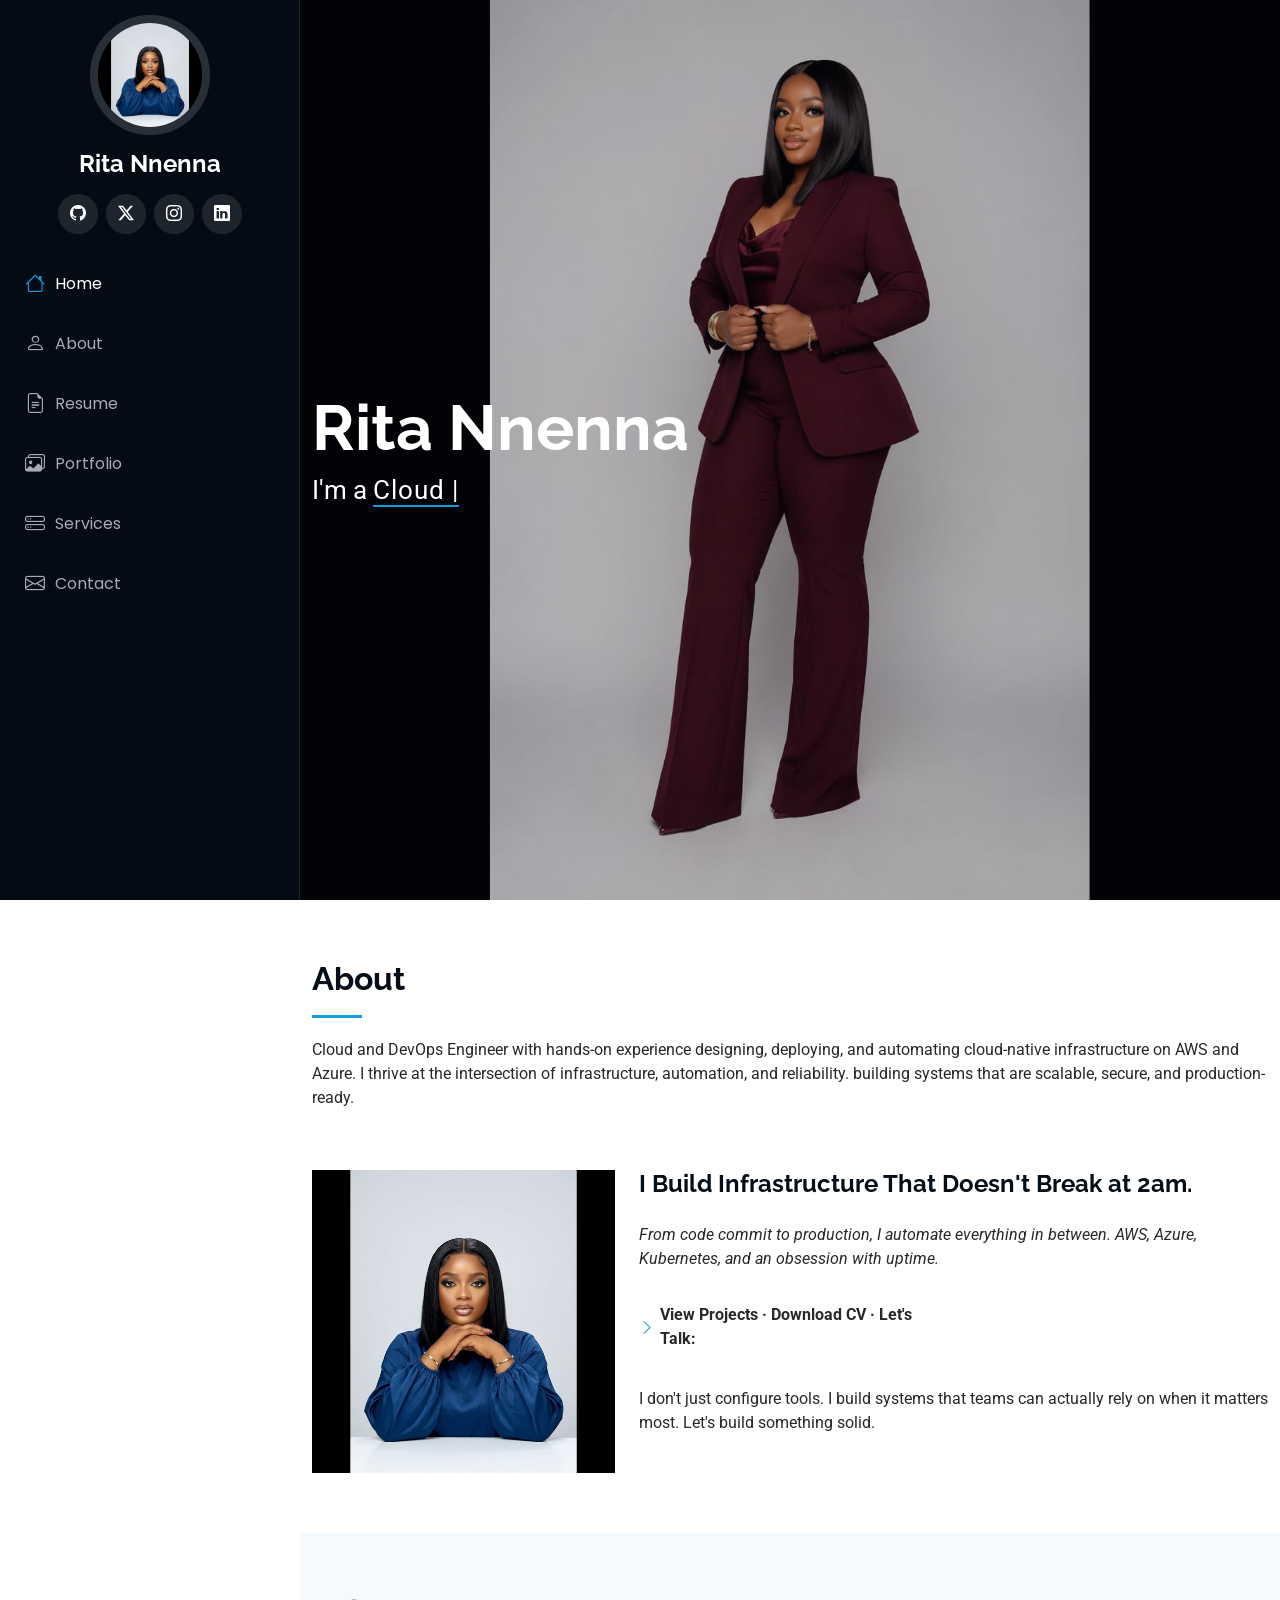
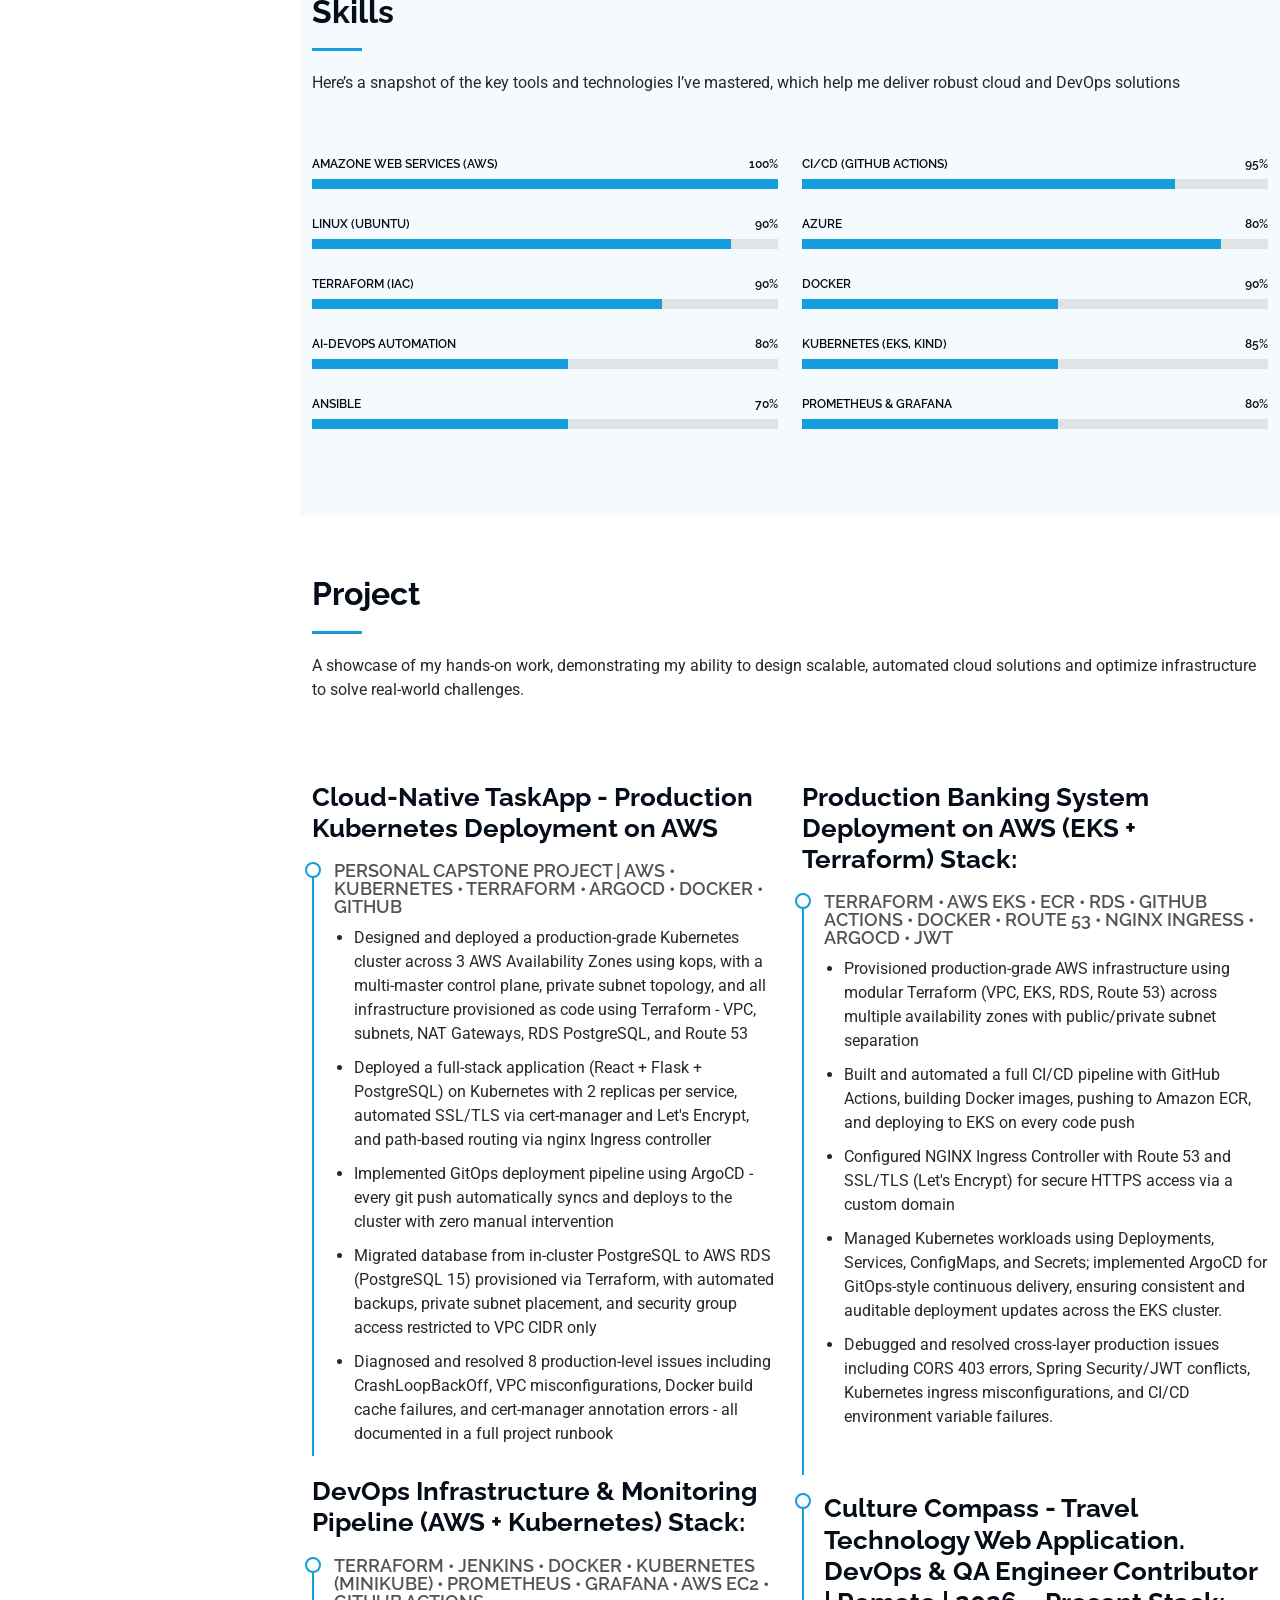
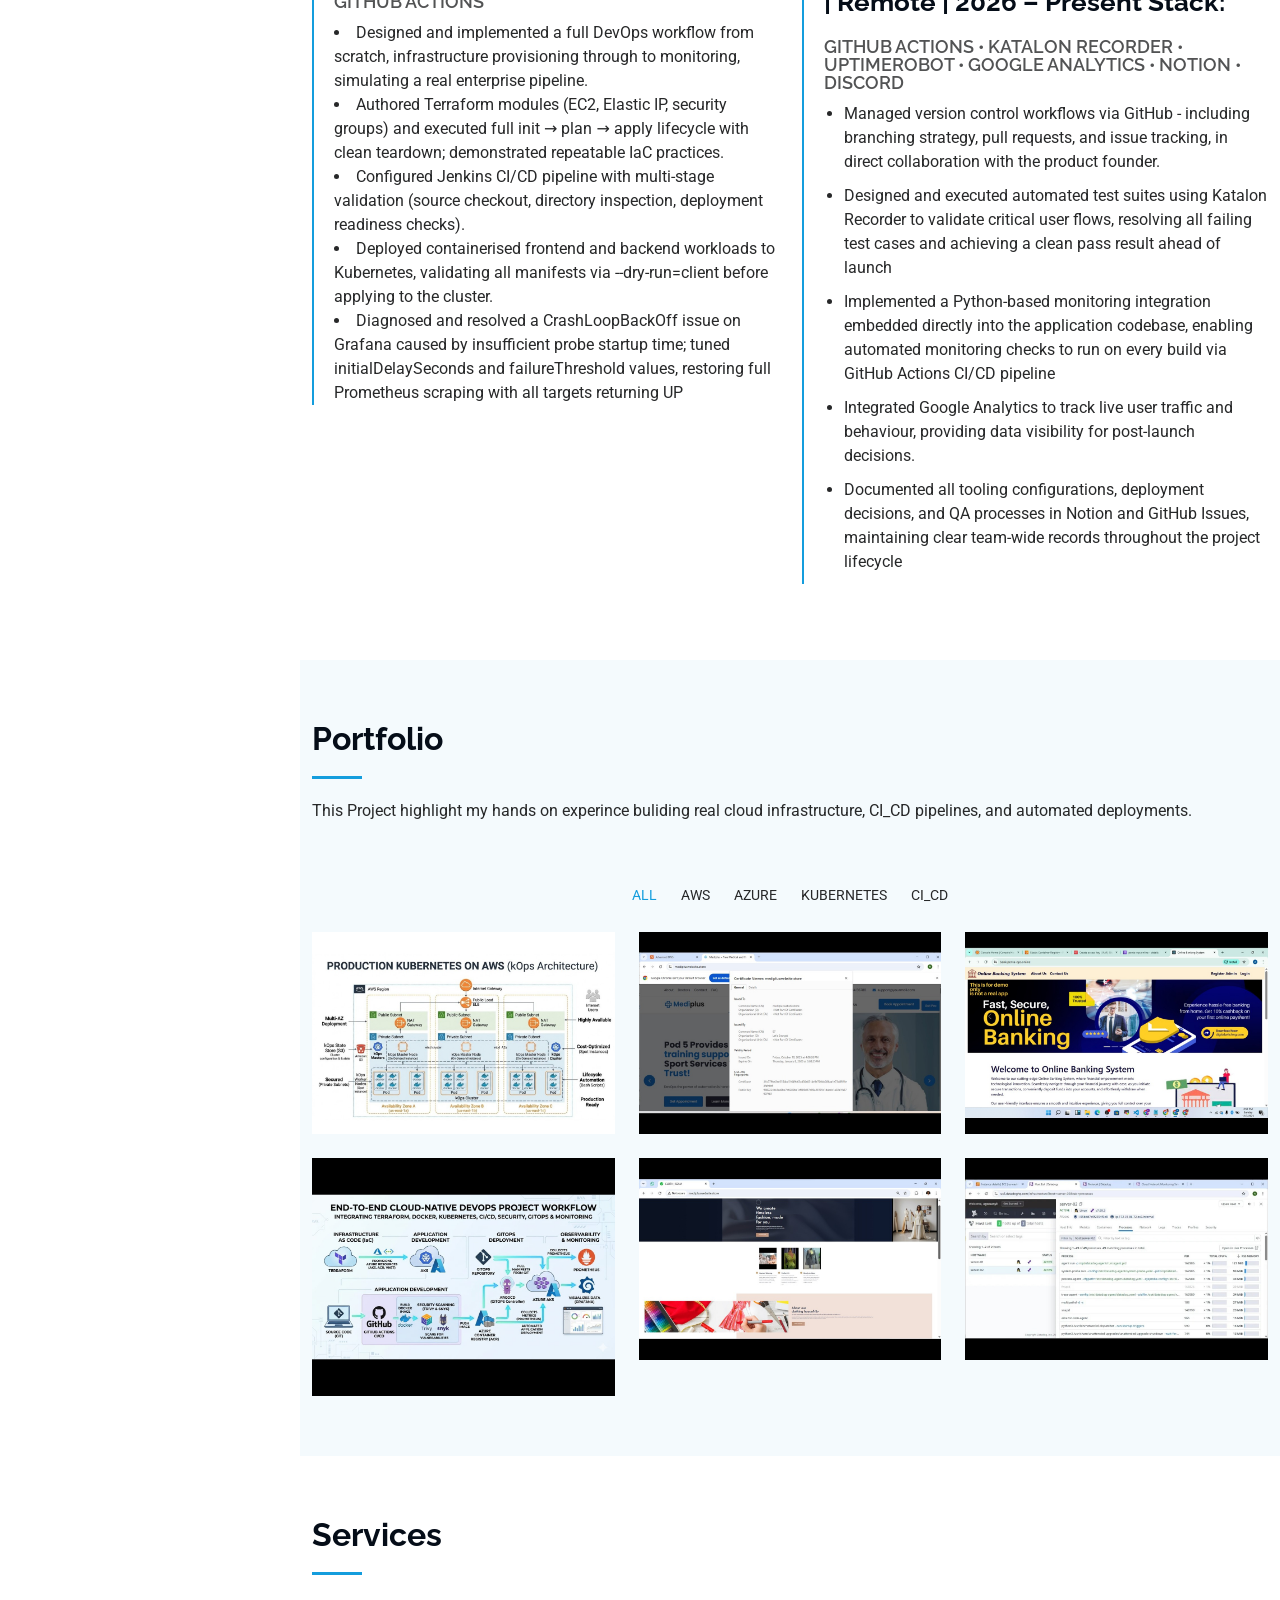
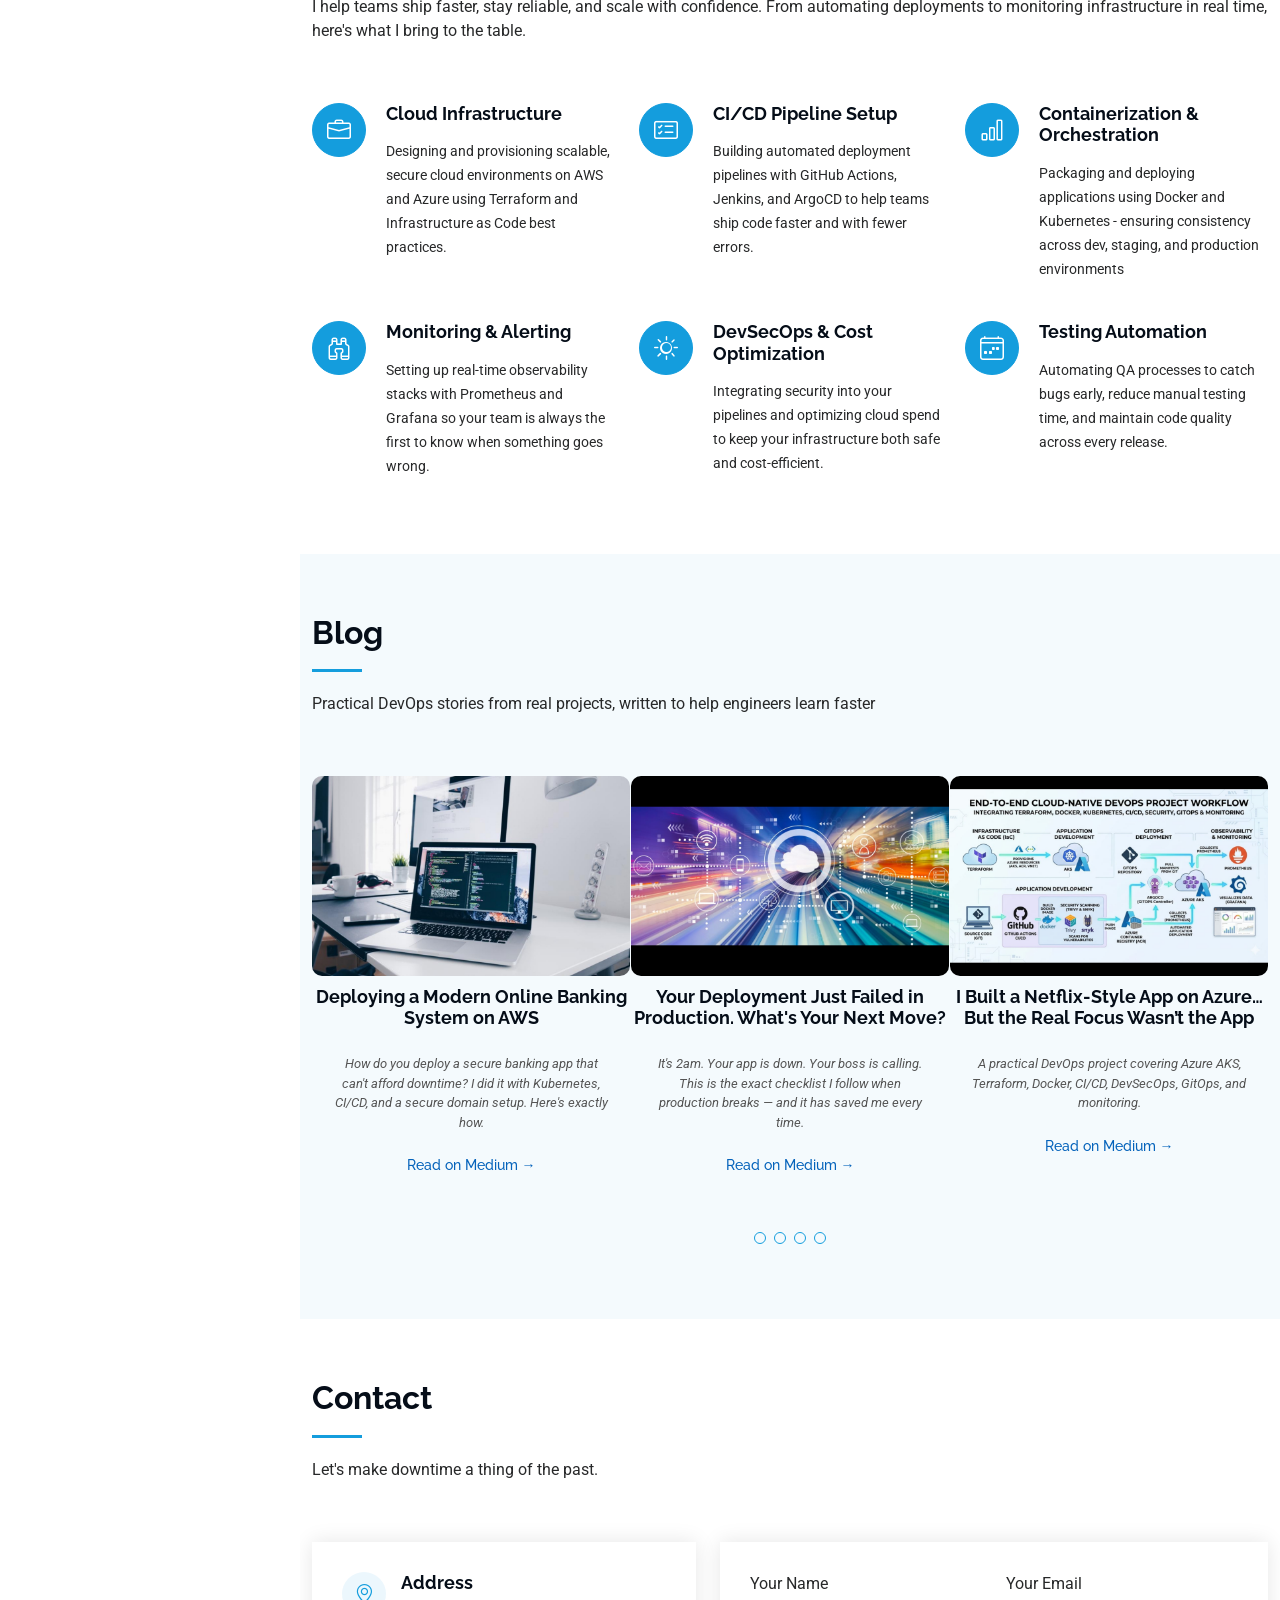
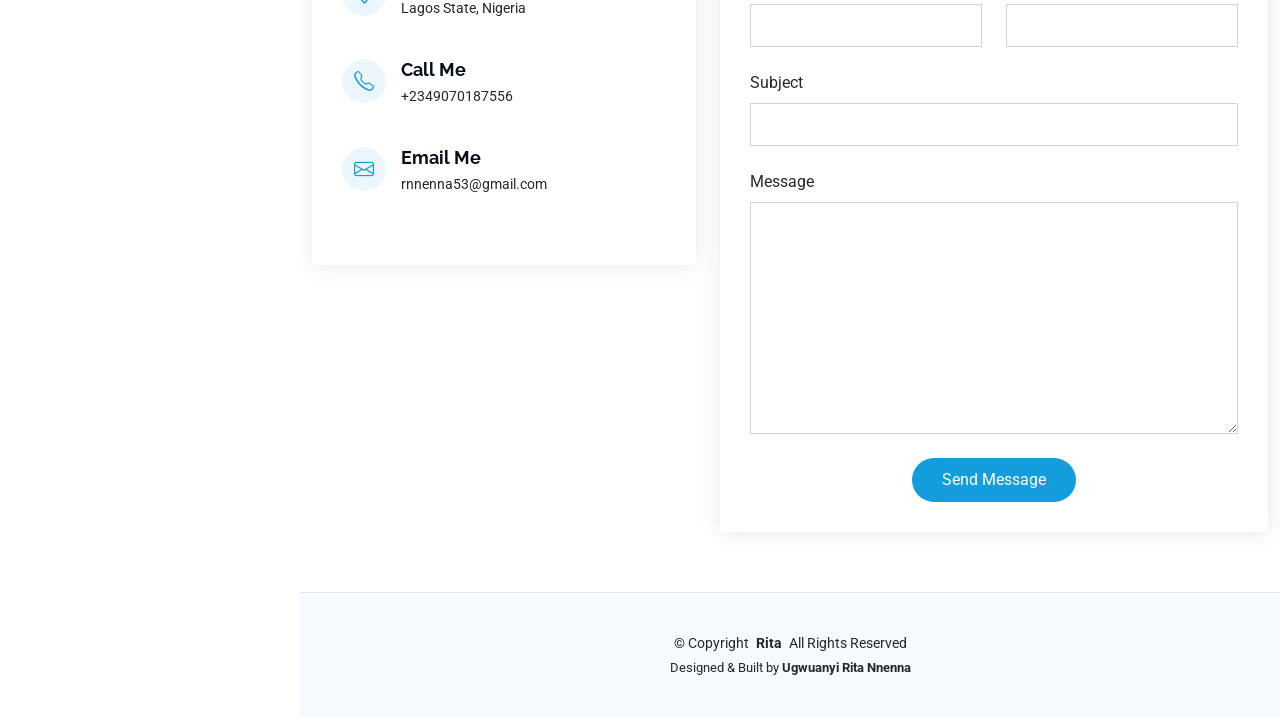
<file: index.html>
<!DOCTYPE html>
<html lang="en">

<head>
  <meta charset="utf-8">
  <meta content="width=device-width, initial-scale=1.0" name="viewport">
  <title>Rita - Rita Nnenna</title>
  <meta content="" name="description">
  <meta content="" name="keywords">

  <!-- Favicons -->
  <link href="assets/img/favicon.png" rel="icon">
  <link href="assets/img/apple-touch-icon.png" rel="apple-touch-icon">

  <!-- Fonts -->
  <link href="https://fonts.googleapis.com" rel="preconnect">
  <link href="https://fonts.gstatic.com" rel="preconnect" crossorigin>
  <link href="https://fonts.googleapis.com/css2?family=Roboto:ital,wght@0,100;0,300;0,400;0,500;0,700;0,900;1,100;1,300;1,400;1,500;1,700;1,900&family=Poppins:ital,wght@0,100;0,200;0,300;0,400;0,500;0,600;0,700;0,800;0,900;1,100;1,200;1,300;1,400;1,500;1,600;1,700;1,800;1,900&family=Raleway:ital,wght@0,100;0,200;0,300;0,400;0,500;0,600;0,700;0,800;0,900;1,100;1,200;1,300;1,400;1,500;1,600;1,700;1,800;1,900&display=swap" rel="stylesheet">

  <!-- Vendor CSS Files -->
  <link href="assets/vendor/bootstrap/css/bootstrap.min.css" rel="stylesheet">
  <link href="assets/vendor/bootstrap-icons/bootstrap-icons.css" rel="stylesheet">
  <link href="assets/vendor/aos/aos.css" rel="stylesheet">
  <link href="assets/vendor/glightbox/css/glightbox.min.css" rel="stylesheet">
  <link href="assets/vendor/swiper/swiper-bundle.min.css" rel="stylesheet">

  <!-- Main CSS File -->
  <link href="assets/css/main.css" rel="stylesheet">

  <!-- =======================================================
  * Template Name: Ugwuanyi Rita Nnenna
  * Template URL: https://bootstrapmade.com/iportfolio-bootstrap-portfolio-websites-template/
  * Updated: Jun 29 2024 with Bootstrap v5.3.3
  * Author: BootstrapMade.com
  * License: https://bootstrapmade.com/license/
  ======================================================== -->
</head>

<body class="index-page">

  <header id="header" class="header dark-background d-flex flex-column">
    <i class="header-toggle d-xl-none bi bi-list"></i>

    <div class="profile-img">
      <img src="assets/img/my-profile-img.jpg" alt="" class="img-fluid rounded-circle">
    </div>

    <a href="index.html" class="logo d-flex align-items-center justify-content-center">
      <!-- Uncomment the line below if you also wish to use an image logo -->
      <!-- <img src="assets/img/logo.png" alt=""> -->
      <h1 class="sitename">Rita Nnenna</h1>
    </a>

    <div class="social-links text-center">
      <a href="https://github.com/Ritacloud23" class="twitter"><i class="bi bi-github"></i></a>
      <a href="https://x.com/RitaNnenna5" class="twitter"><i class="bi bi-twitter-x"></i></a>
      <a href="https://www.instagram.com/rita.nnenna.92?igsh=eDV2b25uOHFqNmts" class="instagram"><i class="bi bi-instagram"></i></a>
      <a href="https://www.linkedin.com/in/rita-nnenna" class="linkedin"><i class="bi bi-linkedin"></i></a>
    </div>

    <nav id="navmenu" class="navmenu">
      <ul>
        <li><a href="#hero" class="active"><i class="bi bi-house navicon"></i>Home</a></li>
        <li><a href="#about"><i class="bi bi-person navicon"></i> About</a></li>
        <li><a href="#resume"><i class="bi bi-file-earmark-text navicon"></i> Resume</a></li>
        <li><a href="#portfolio"><i class="bi bi-images navicon"></i> Portfolio</a></li>
        <li><a href="#services"><i class="bi bi-hdd-stack navicon"></i> Services</a></li>
          <ul>
        </li>
        <li><a href="#contact"><i class="bi bi-envelope navicon"></i> Contact</a></li>
      </ul>
    </nav>

  </header>

  <main class="main">

    <!-- Hero Section -->
    <section id="hero" class="hero section dark-background">

      <img src="assets/img/hero-bg.jpeg" alt="" data-aos="fade-in" class="">

      <div class="container" data-aos="fade-up" data-aos-delay="100">
        <h2>Rita Nnenna</h2>
        <p>I'm a <span class="typed" data-typed-items="Cloud & DevOps Engineer, Cloud Infrastructure & Automation Engineer, DevOps & Automation">Cloud & DevOps Engineer</span><span class="typed-cursor typed-cursor--blink" aria-hidden="true"></span><span class="typed-cursor typed-cursor--blink" aria-hidden="true"></span></p>
      </div>

    </section><!-- /Hero Section -->

    <!-- About Section -->
    <section id="about" class="about section">

      <!-- Section Title -->
      <div class="container section-title" data-aos="fade-up">
        <h2>About</h2>
        <p>Cloud and DevOps Engineer with hands-on experience designing, deploying, and automating cloud-native infrastructure on AWS and Azure. I thrive at the intersection of infrastructure, automation, and reliability. building systems that are scalable, secure, and production-ready.</p>
      </div><!-- End Section Title -->

      <div class="container" data-aos="fade-up" data-aos-delay="100">

        <div class="row gy-4 justify-content-center">
          <div class="col-lg-4">
            <img src="assets/img/my-profile-img.jpg" class="img-fluid" alt="">
          </div>
          <div class="col-lg-8 content">
            <h2>I Build Infrastructure That Doesn't Break at 2am.</h2>
            <p class="fst-italic py-3">
              From code commit to production, I automate everything in between. AWS, Azure, Kubernetes, and an obsession with uptime.</p>
            <div class="row">
              <div class="col-lg-6">
                <ul>
                  <li><i class="bi bi-chevron-right"></i> <strong>View Projects · Download CV · Let's Talk:</strong> <span></span></li>
                
                </ul>
              </div>
            </div>
            <p class="py-3">
             I don't just configure tools. I build systems that teams can actually rely on when it matters most. Let's build something solid.            </p>
          </div>
        </div>

      </div>

    </section><!-- /About Section -->


        </div>

      </div>

    <!-- Skills Section -->
    <section id="skills" class="skills section light-background">

      <!-- Section Title -->
      <div class="container section-title" data-aos="fade-up">
        <h2>Skills</h2>
        <p>Here’s a snapshot of the key tools and technologies I’ve mastered, which help me deliver robust cloud and DevOps solutions</p>
      </div><!-- End Section Title -->

      <div class="container" data-aos="fade-up" data-aos-delay="100">

        <div class="row skills-content skills-animation">

          <div class="col-lg-6">

            <div class="progress">
              <span class="skill"><span>Amazone Web Services (AWS)</span> <i class="val">100%</i></span>
              <div class="progress-bar-wrap">
                <div class="progress-bar" role="progressbar" aria-valuenow="100" aria-valuemin="0" aria-valuemax="100"></div>
              </div>
            </div><!-- End Skills Item -->

            <div class="progress">
              <span class="skill"><span>Linux (Ubuntu)</span> <i class="val">90%</i></span>
              <div class="progress-bar-wrap">
                <div class="progress-bar" role="progressbar" aria-valuenow="90" aria-valuemin="0" aria-valuemax="100"></div>
              </div>
            </div><!-- End Skills Item -->

            <div class="progress">
              <span class="skill"><span>Terraform (iac)</span> <i class="val">90%</i></span>
              <div class="progress-bar-wrap">
                <div class="progress-bar" role="progressbar" aria-valuenow="75" aria-valuemin="0" aria-valuemax="100"></div>
              </div>
            </div><!-- End Skills Item -->

            <div class="progress">
              <span class="skill"><span>AI-DEVOPS AUTOMATION</span> <i class="val">80%</i></span>
              <div class="progress-bar-wrap">
                <div class="progress-bar" role="progressbar" aria-valuenow="55" aria-valuemin="0" aria-valuemax="100"></div>
              </div>
            </div><!-- End Skills Item -->

            <div class="progress">
              <span class="skill"><span>Ansible</span> <i class="val">70%</i></span>
              <div class="progress-bar-wrap">
                <div class="progress-bar" role="progressbar" aria-valuenow="55" aria-valuemin="0" aria-valuemax="100"></div>
              </div>
            </div><!-- End Skills Item -->

          </div>

          <div class="col-lg-6">

            <div class="progress">
              <span class="skill"><span>CI/CD (GitHub Actions)</span> <i class="val">95%</i></span>
              <div class="progress-bar-wrap">
                <div class="progress-bar" role="progressbar" aria-valuenow="80" aria-valuemin="0" aria-valuemax="100"></div>
              </div>
            </div><!-- End Skills Item -->

            <div class="progress">
              <span class="skill"><span>Azure</span> <i class="val">80%</i></span>
              <div class="progress-bar-wrap">
                <div class="progress-bar" role="progressbar" aria-valuenow="90" aria-valuemin="0" aria-valuemax="100"></div>
              </div>
            </div><!-- End Skills Item -->

            <div class="progress">
              <span class="skill"><span>Docker</span> <i class="val">90%</i></span>
              <div class="progress-bar-wrap">
                <div class="progress-bar" role="progressbar" aria-valuenow="55" aria-valuemin="0" aria-valuemax="100"></div>
              </div>
            </div><!-- End Skills Item -->

            <div class="progress">
              <span class="skill"><span>Kubernetes (EKS, KIND)</span> <i class="val">85%</i></span>
              <div class="progress-bar-wrap">
                <div class="progress-bar" role="progressbar" aria-valuenow="55" aria-valuemin="0" aria-valuemax="100"></div>
              </div>
            </div><!-- End Skills Item -->

          <div class="progress">
              <span class="skill"><span>Prometheus & Grafana</span> <i class="val">80%</i></span>
              <div class="progress-bar-wrap">
                <div class="progress-bar" role="progressbar" aria-valuenow="55" aria-valuemin="0" aria-valuemax="100"></div>
              </div>
            </div><!-- End Skills Item -->
        </div>

      </div>

    </section><!-- /Skills Section -->

    <!-- Resume Section -->
    <section id="resume" class="resume section">

      <!-- Section Title -->
      <div class="container section-title" data-aos="fade-up">
        <h2>Project</h2>
        <p>A showcase of my hands-on work, demonstrating my ability to design scalable, automated cloud solutions and optimize infrastructure to solve real-world challenges.</p>
      </div><!-- End Section Title -->

      <div class="container">

        <div class="row">

          <div class="col-lg-6" data-aos="fade-up" data-aos-delay="100">
            <h3 class="resume-title">Cloud-Native TaskApp - Production Kubernetes Deployment on AWS</h3>

            <div class="resume-item pb-0">
              <h4>Personal Capstone Project | AWS • Kubernetes • Terraform • ArgoCD • Docker • GitHub</h4>
              <ul>
                <li>Designed and deployed a production-grade Kubernetes cluster across 3 AWS Availability Zones using kops, with a multi-master control plane, private subnet topology, and all infrastructure provisioned as code using Terraform - VPC, subnets, NAT Gateways, RDS PostgreSQL, and Route 53</li>
                <li>Deployed a full-stack application (React + Flask + PostgreSQL) on Kubernetes with 2 replicas per service, automated SSL/TLS via cert-manager and Let's Encrypt, and path-based routing via nginx Ingress controller</li>
                <li>Implemented GitOps deployment pipeline using ArgoCD - every git push automatically syncs and deploys to the cluster with zero manual intervention</li>
                <li>Migrated database from in-cluster PostgreSQL to AWS RDS (PostgreSQL 15) provisioned via Terraform, with automated backups, private subnet placement, and security group access restricted to VPC CIDR only</li>
                <li>Diagnosed and resolved 8 production-level issues including CrashLoopBackOff, VPC misconfigurations, Docker build cache failures, and cert-manager annotation errors - all documented in a full project runbook</li>
              </ul>
            </div><!-- Edn Resume Item -->

            <h3 class="resume-title">DevOps Infrastructure & Monitoring Pipeline (AWS + Kubernetes) Stack:</h3>
            <div class="resume-item">
            </ul>
              <h4>Terraform • Jenkins • Docker • Kubernetes (Minikube) • Prometheus • Grafana • AWS EC2 • GitHub Actions</h4>
              <li>Designed and implemented a full DevOps workflow from scratch, infrastructure provisioning through to monitoring, simulating a real enterprise pipeline.</li>
              <li>Authored Terraform modules (EC2, Elastic IP, security groups) and executed full init → plan → apply lifecycle with clean teardown; demonstrated repeatable IaC practices.</li>
              <li>Configured Jenkins CI/CD pipeline with multi-stage validation (source checkout, directory inspection, deployment readiness checks).</li>
              <li>Deployed containerised frontend and backend workloads to Kubernetes, validating all manifests via --dry-run=client before applying to the cluster.</li>
              <li>Diagnosed and resolved a CrashLoopBackOff issue on Grafana caused by insufficient probe startup time; tuned initialDelaySeconds and failureThreshold values, restoring full Prometheus scraping with all targets returning UP</li>
            </ul>
            </div><!-- Edn Resume Item -->

          </div>

          <div class="col-lg-6" data-aos="fade-up" data-aos-delay="200">
            <h3 class="resume-title">Production Banking System Deployment on AWS (EKS + Terraform) Stack:</h3>
            <div class="resume-item">
              <h4>Terraform • AWS EKS • ECR • RDS • GitHub Actions • Docker • Route 53 • NGINX Ingress • ArgoCD • JWT</h4>
              <ul>
                <li>Provisioned production-grade AWS infrastructure using modular Terraform (VPC, EKS, RDS, Route 53) across multiple availability zones with public/private subnet separation</li>
                <li>Built and automated a full CI/CD pipeline with GitHub Actions, building Docker images, pushing to Amazon ECR, and deploying to EKS on every code push </li>
                <li>Configured NGINX Ingress Controller with Route 53 and SSL/TLS (Let's Encrypt) for secure HTTPS access via a custom domain</li>
                <li>Managed Kubernetes workloads using Deployments, Services, ConfigMaps, and Secrets; implemented ArgoCD for GitOps-style continuous delivery, ensuring consistent and auditable deployment updates across the EKS cluster.</li>
                <li>Debugged and resolved cross-layer production issues including CORS 403 errors, Spring Security/JWT conflicts, Kubernetes ingress misconfigurations, and CI/CD environment variable failures.</li>
              </ul>
            </div><!-- Edn Resume Item -->

            <div class="resume-item">
              <h3 class="resume-title">Culture Compass - Travel Technology Web Application. DevOps & QA Engineer Contributor | Remote | 2026 – Present Stack:</h3>
              <h4>GitHub Actions • Katalon Recorder • UptimeRobot • Google Analytics • Notion • Discord</h4>
              <ul>
                <li>Managed version control workflows via GitHub - including branching strategy, pull requests, and issue tracking, in direct collaboration with the product founder.</li>
                <li>Designed and executed automated test suites using Katalon Recorder to validate critical user flows, resolving all failing test cases and achieving a clean pass result ahead of launch</li>
                <li>Implemented a Python-based monitoring integration embedded directly into the application codebase, enabling automated monitoring checks to run on every build via GitHub Actions CI/CD pipeline</li>
                <li>Integrated Google Analytics to track live user traffic and behaviour, providing data visibility for post-launch decisions.</li>
                <li>Documented all tooling configurations, deployment decisions, and QA processes in Notion and GitHub Issues, maintaining clear team-wide records throughout the project lifecycle</li>
              </ul>
            </div><!-- Edn Resume Item -->

          </div>

        </div>

      </div>

    </section><!-- /Resume Section -->

    <!-- Portfolio Section -->
    <section id="portfolio" class="portfolio section light-background">

      <!-- Section Title -->
      <div class="container section-title" data-aos="fade-up">
        <h2>Portfolio</h2>
        <p>This Project highlight my hands on experince buliding real cloud infrastructure, CI_CD pipelines, and automated deployments.</p>
      </div><!-- End Section Title -->

      <div class="container">

        <div class="isotope-layout" data-default-filter="*" data-layout="masonry" data-sort="original-order">

          <ul class="portfolio-filters isotope-filters" data-aos="fade-up" data-aos-delay="100">
            <li data-filter="*" class="filter-active">All</li>
            <li data-filter=".filter-app">AWS</li>
            <li data-filter=".filter-product">Azure</li>
            <li data-filter=".filter-branding"> Kubernetes </li>
            <li data-filter=".filter-books">CI_CD</li>
          </ul><!-- End Portfolio Filters -->

          <div class="row gy-4 isotope-container" data-aos="fade-up" data-aos-delay="200">

            <div class="col-lg-4 col-md-6 portfolio-item isotope-item filter-app">
              <div class="portfolio-content h-100">
                <img src="assets/img/portfolio/K8s.jpg" class="img-fluid" alt="">
                <div class="portfolio-info">
                  <h4>k8s-fullstack-multiAZ-architecture</h4>
                  <p>Deploy a full-stack cloud-native task management platform. view on GitHub</p>
                  <a href="assets/img/portfolio/K8s.jpg" title="K8s" data-gallery="portfolio-gallery-app" class="glightbox preview-link"><i class="bi bi-zoom-in"></i></a>
                  <a href="https://github.com/Ritacloud23/Cloud-Native-TaskAPP" title="More Details" class="details-link"><i class="bi bi-link-45deg"></i></a>
                </div>
              </div>
            </div><!-- End Portfolio Item -->

            <div class="col-lg-4 col-md-6 portfolio-item isotope-item filter-product">
              <div class="portfolio-content h-100">
                <img src="assets/img/portfolio/Mediplus.jpg" class="img-fluid" alt="">
                <div class="portfolio-info">
                  <h4>Mediplus DevOps Project</h4>
                  <p>Deploy a Containerized healthcare app using AWS, Docker, ECR, and CI_CD. View code (GitHub)</p>
                  <a href="assets/img/portfolio/Mediplus.jpg" title="Mediplus" data-gallery="portfolio-gallery-product" class="glightbox preview-link"><i class="bi bi-zoom-in"></i></a>
                  <a href="https://github.com/Ritacloud23/Mediplus-3-Tier-Application-Deployment" title="More Details" class="details-link"><i class="bi bi-link-45deg"></i></a>
                </div>
              </div>
            </div><!-- End Portfolio Item -->

            <div class="col-lg-4 col-md-6 portfolio-item isotope-item filter-branding">
              <div class="portfolio-content h-100">
                <img src="assets/img/portfolio/Banking App.jpg" class="img-fluid" alt="">
                <div class="portfolio-info">
                  <h4>AWS 3-Tier Banking App</h4>
                  <p>Built and Deployed a secure, scalable 3-tier architecture on AWs. view on GitHub</p>
                  <a href="assets/img/portfolio/Banking App.jpg" title="Banking App" data-gallery="portfolio-gallery-branding" class="glightbox preview-link"><i class="bi bi-zoom-in"></i></a>
                  <a href="https://github.com/Ritacloud23/AWS-3-Tier-Banking-App-Deployment" title="More Details" class="details-link"><i class="bi bi-link-45deg"></i></a>
                </div>
              </div>
            </div><!-- End Portfolio Item -->

            <div class="col-lg-4 col-md-6 portfolio-item isotope-item filter-books">
              <div class="portfolio-content h-100">
                <img src="assets/img/portfolio/books-1.jpg" class="img-fluid" alt="">
                <div class="portfolio-info">
                  <h4>Azure AKS Netflix DevSecOps Platform</h4>
                  <p>Built and deployed a Netflix-style full-stack application on Azure AKS using Terraform, Docker, GitHub Actions, ArgoCD, Trivy, Snyk, Prometheus, and Grafana. view on GitHub</p>
                  <a href="assets/img/portfolio/books-1.jpg" title="Branding 1" data-gallery="portfolio-gallery-book" class="glightbox preview-link"><i class="bi bi-zoom-in"></i></a>
                  <a href="https://github.com/Ritacloud23/Netflix-Clone-Azure-AKS-DevSecOps-Deployment" title="More Details" class="details-link"><i class="bi bi-link-45deg"></i></a>
                </div>
              </div>
            </div><!-- End Portfolio Item -->

            <div class="col-lg-4 col-md-6 portfolio-item isotope-item filter-app">
              <div class="portfolio-content h-100">
                <img src="assets/img/portfolio/book-2.jpg" class="img-fluid" alt="">
                <div class="portfolio-info">
                  <h4>Azure Website Deployment</h4>
                  <p>Deployment of the Tailoring/Fashion website using Azure VM with Nginx as the web server. view on (Notion)</p>
                  <a href="assets/img/portfolio/book-2.jpg" title="book-2" data-gallery="portfolio-gallery-app" class="glightbox preview-link"><i class="bi bi-zoom-in"></i></a>
                  <a href="https://shorturl.at/5xLOK" title="More Details" class="details-link"><i class="bi bi-link-45deg"></i></a>
                </div>
              </div>
            </div><!-- End Portfolio Item -->

            <div class="col-lg-4 col-md-6 portfolio-item isotope-item filter-product">
              <div class="portfolio-content h-100">
                <img src="assets/img/portfolio/book-3.jpeg" class="img-fluid" alt="">
                <div class="portfolio-info">
                  <h4>Datadog Monitoring on AWS EC2</h4>
                  <p>Configuring Datadog for process and network monitoring on AWS EC2. Find out more about how I deployed this on (notion)</p>
                  <a href="assets/img/portfolio/book-3.jpeg" title="book-3" data-gallery="portfolio-gallery-product" class="glightbox preview-link"><i class="bi bi-zoom-in"></i></a>
                  <a href="https://shorturl.at/JVdjO" title="More Details" class="details-link"><i class="bi bi-link-45deg"></i></a>
                </div>
              </div>
            </div><!-- End Portfolio Item -->

          </div><!-- End Portfolio Container -->

        </div>

      </div>

    </section><!-- /Portfolio Section -->

    <!-- Services Section -->
    <section id="services" class="services section">

      <!-- Section Title -->
      <div class="container section-title" data-aos="fade-up">
        <h2>Services</h2>
        <p>I help teams ship faster, stay reliable, and scale with confidence. From automating deployments to monitoring infrastructure in real time, here's what I bring to the table.</p>
      </div><!-- End Section Title -->

      <div class="container">

        <div class="row gy-4">

          <div class="col-lg-4 col-md-6 service-item d-flex" data-aos="fade-up" data-aos-delay="100">
            <div class="icon flex-shrink-0"><i class="bi bi-briefcase"></i></div>
            <div>
              <h4 class="title"><a class="stretched-link">Cloud Infrastructure</a></h4>
              <p class="description">Designing and provisioning scalable, secure cloud environments on AWS and Azure using Terraform and Infrastructure as Code best practices.</p>
            </div>
          </div>
          <!-- End Service Item -->

          <div class="col-lg-4 col-md-6 service-item d-flex" data-aos="fade-up" data-aos-delay="200">
            <div class="icon flex-shrink-0"><i class="bi bi-card-checklist"></i></div>
            <div>
              <h4 class="title"><a class="stretched-link">CI/CD Pipeline Setup</a></h4>
              <p class="description">Building automated deployment pipelines with GitHub Actions, Jenkins, and ArgoCD to help teams ship code faster and with fewer errors.</p>
            </div>
          </div><!-- End Service Item -->

          <div class="col-lg-4 col-md-6 service-item d-flex" data-aos="fade-up" data-aos-delay="300">
            <div class="icon flex-shrink-0"><i class="bi bi-bar-chart"></i></div>
            <div>
              <h4 class="title"><a class="stretched-link">Containerization & Orchestration</a></h4>
              <p class="description">Packaging and deploying applications using Docker and Kubernetes - ensuring consistency across dev, staging, and production environments</p>
            </div>
          </div><!-- End Service Item -->

          <div class="col-lg-4 col-md-6 service-item d-flex" data-aos="fade-up" data-aos-delay="400">
            <div class="icon flex-shrink-0"><i class="bi bi-binoculars"></i></div>
            <div>
              <h4 class="title"><a class="stretched-link">Monitoring & Alerting</a></h4>
              <p class="description">Setting up real-time observability stacks with Prometheus and Grafana so your team is always the first to know when something goes wrong.</p>
            </div>
          </div><!-- End Service Item -->

          <div class="col-lg-4 col-md-6 service-item d-flex" data-aos="fade-up" data-aos-delay="500">
            <div class="icon flex-shrink-0"><i class="bi bi-brightness-high"></i></div>
            <div>
              <h4 class="title"><a class="stretched-link">DevSecOps & Cost Optimization</a></h4>
              <p class="description">Integrating security into your pipelines and optimizing cloud spend to keep your infrastructure both safe and cost-efficient.</p>
            </div>
          </div><!-- End Service Item -->

          <div class="col-lg-4 col-md-6 service-item d-flex" data-aos="fade-up" data-aos-delay="600">
            <div class="icon flex-shrink-0"><i class="bi bi-calendar4-week"></i></div>
            <div>
              <h4 class="title"><a class="stretched-link">Testing Automation</a></h4>
              <p class="description">Automating QA processes to catch bugs early, reduce manual testing time, and maintain code quality across every release.</p>
            </div>
          </div><!-- End Service Item -->

        </div>

      </div>

    </section><!-- /Services Section -->

    <!-- Blog Section -->
    <section id="testimonials" class="testimonials section light-background">

      <!-- Section Title -->
      <div class="container section-title" data-aos="fade-up">
        <h2>Blog</h2>
        <p>Practical DevOps stories from real projects, written to help engineers learn faster</p>
      </div><!-- End Section Title -->

      <div class="container" data-aos="fade-up" data-aos-delay="100">

        <div class="swiper init-swiper">
          <script type="application/json" class="swiper-config">
            {
              "loop": true,
              "speed": 600,
              "autoplay": {
                "delay": 5000
              },
              "slidesPerView": "auto",
              "pagination": {
                "el": ".swiper-pagination",
                "type": "bullets",
                "clickable": true
              },
              "breakpoints": {
                "320": {
                  "slidesPerView": 1,
                  "spaceBetween": 40
                },
                "1200": {
                  "slidesPerView": 3,
                  "spaceBetween": 1
                }
              }
            }
          </script>
          <div class="swiper-wrapper">

            <div class="swiper-slide">
               <div class="testimonial-item">
               <p style="padding: 0; margin: 0;">
               <img src="assets/img/testimonials/bo-1.jpg" alt="Banking System Blog" style="width: 100%; height: 200px; object-fit: cover; border-radius: 10px;">
             </p>
               <h3>Deploying a Modern Online Banking System on AWS</h3>
               <p style="font-size: 13px; color: #555; margin: 5px 0;">How do you deploy a secure banking app that can't afford downtime? I did it with Kubernetes, CI/CD, and a secure domain setup. Here's exactly how.</p>
               <h4><a href="https://medium.com/@ugwuanyinnenna43/deploying-a-modern-online-banking-system-on-aws-with-ci-cd-kubernetes-and-secure-domain-0f28d284bcd9" target="_blank" style="color: #0563bb;">Read on Medium →</a></h4>
              </div>
              </div><!-- End blog item -->

          <div class="swiper-slide">
              <div class="testimonial-item">
              <p style="padding: 0; margin: 0;">
              <img src="assets/img/testimonials/bo-2.jpg" alt="Deployment Failed Blog" style="width: 100%; height: 200px; object-fit: cover; border-radius: 10px;">
             </p>
                <h3>Your Deployment Just Failed in Production. What's Your Next Move?</h3>
                <p style="font-size: 13px; color: #555; margin: 5px 0;">It's 2am. Your app is down. Your boss is calling. This is the exact checklist I follow when production breaks — and it has saved me every time.</p>
                <h4><a href="https://medium.com/@ugwuanyinnenna43/your-deployment-just-failed-in-production-whats-your-next-move-27dd78c43250" target="_blank" style="color: #0563bb;">Read on Medium →</a></h4>
              </div>
              </div><!-- End blog item -->

            <div class="swiper-slide">
              <div class="testimonial-item">
              <p style="padding: 0; margin: 0;">
              <img src="assets/img/testimonials/bo-4.jpg" alt="netflix-style-app Blog" style="width: 100%; height: 200px; object-fit: cover; border-radius: 10px;">
              </p>
                <h3>I Built a Netflix-Style App on Azure… But the Real Focus Wasn’t the App</h3>
                <p style="font-size: 13px; color: #555; margin: 5px 0;"> A practical DevOps project covering Azure AKS, Terraform, Docker, CI/CD, DevSecOps, GitOps, and monitoring.</p>
                <h4><a href="https://medium.com/@ugwuanyinnenna43/i-built-and-deployed-a-netflix-style-app-on-azure-aks-with-devsecops-but-the-real-focus-wasnt-the-b9fe6fda2057" target="_blank" style="color: #0563bb;">Read on Medium →</a></h4>
              </div>
              </div><!-- End blog item -->

              <div class="swiper-slide">
              <div class="testimonial-item">
                 <p style="padding: 0; margin: 0;">
                 <img src="assets/img/testimonials/bo-3.jpg" alt="Mediplus Pipeline Blog" style="width: 100%; height: 200px; object-fit: cover; border-radius: 10px;">
                </p>
                  <h3>How I Built a Production-Ready DevOps Pipeline for Mediplus on AWS</h3>
                  <p style="font-size: 13px; color: #555; margin: 5px 0;">No more manual deployments. I built a fully automated pipeline for a real healthcare app, from code push to live in minutes. Here's the full breakdown.</p>
                  <h4><a href="https://medium.com/@ugwuanyinnenna43/how-i-built-and-automated-a-production-ready-devops-pipeline-for-mediplus-on-aws-13362e8a77c7" target="_blank" style="color: #0563bb;">Read on Medium →</a></h4>
                </div>
                  </div><!-- End blog item -->
                </div>
               <div class="swiper-pagination"></div>
              </div>

          </div>

         </section><!-- /Blog Section -->

    <!-- Contact Section -->
    <section id="contact" class="contact section">
      <!-- Section Title -->
      <div class="container section-title" data-aos="fade-up">
        <h2>Contact</h2>
        <p>Let's make downtime a thing of the past.</p>
      </div><!-- End Section Title -->

      <div class="container" data-aos="fade-up" data-aos-delay="100">

        <div class="row gy-4">

          <div class="col-lg-5">

            <div class="info-wrap">
              <div class="info-item d-flex" data-aos="fade-up" data-aos-delay="200">
                <i class="bi bi-geo-alt flex-shrink-0"></i>
                <div>
                  <h3>Address</h3>
                  <p>Lagos State, Nigeria</p>
                </div>
              </div><!-- End Info Item -->

              <div class="info-item d-flex" data-aos="fade-up" data-aos-delay="300">
                <i class="bi bi-telephone flex-shrink-0"></i>
                <div>
                  <h3>Call Me</h3>
                  <p>+2349070187556</p>
                </div>
              </div><!-- End Info Item -->

              <div class="info-item d-flex" data-aos="fade-up" data-aos-delay="400">
                <i class="bi bi-envelope flex-shrink-0"></i>
                <div>
                  <h3>Email Me</h3>
                  <p>rnnenna53@gmail.com</p>
                </div>
              </div><!-- End Info Item -->

            </div>
          </div>

          <div class="col-lg-7">
            <form action="forms/contact.php" method="post" class="php-email-form" data-aos="fade-up" data-aos-delay="200">
              <div class="row gy-4">

                <div class="col-md-6">
                  <label for="name-field" class="pb-2">Your Name</label>
                  <input type="text" name="name" id="name-field" class="form-control" required="">
                </div>

                <div class="col-md-6">
                  <label for="email-field" class="pb-2">Your Email</label>
                  <input type="email" class="form-control" name="email" id="email-field" required="">
                </div>

                <div class="col-md-12">
                  <label for="subject-field" class="pb-2">Subject</label>
                  <input type="text" class="form-control" name="subject" id="subject-field" required="">
                </div>

                <div class="col-md-12">
                  <label for="message-field" class="pb-2">Message</label>
                  <textarea class="form-control" name="message" rows="10" id="message-field" required=""></textarea>
                </div>

                <div class="col-md-12 text-center">
                  <div class="loading">Loading</div>
                  <div class="error-message"></div>
                  <div class="sent-message">Your message has been sent. Thank you!</div>

                  <button type="submit">Send Message</button>
                </div>

              </div>
            </form>
          </div><!-- End Contact Form -->

        </div>

      </div>

    </section><!-- /Contact Section -->

  </main>

  <footer id="footer" class="footer position-relative light-background">

    <div class="container">
      <div class="copyright text-center ">
        <p>© <span>Copyright</span> <strong class="px-1 sitename">Rita</strong> <span>All Rights Reserved</span></p>
      </div>
      <div class="credits">
       Designed & Built by <strong>Ugwuanyi Rita Nnenna</strong>
     </div>
    </footer>

  <!-- Scroll Top -->
  <a href="#" id="scroll-top" class="scroll-top d-flex align-items-center justify-content-center"><i class="bi bi-arrow-up-short"></i></a>

  <!-- Preloader -->
  <div id="preloader"></div>

  <!-- Vendor JS Files -->
  <script src="assets/vendor/bootstrap/js/bootstrap.bundle.min.js"></script>
  <script src="assets/vendor/php-email-form/validate.js"></script>
  <script src="assets/vendor/aos/aos.js"></script>
  <script src="assets/vendor/typed.js/typed.umd.js"></script>
  <script src="assets/vendor/purecounter/purecounter_vanilla.js"></script>
  <script src="assets/vendor/waypoints/noframework.waypoints.js"></script>
  <script src="assets/vendor/glightbox/js/glightbox.min.js"></script>
  <script src="assets/vendor/imagesloaded/imagesloaded.pkgd.min.js"></script>
  <script src="assets/vendor/isotope-layout/isotope.pkgd.min.js"></script>
  <script src="assets/vendor/swiper/swiper-bundle.min.js"></script>

  <!-- Main JS File -->
  <script src="assets/js/main.js"></script>

</body>

</html>
</file>
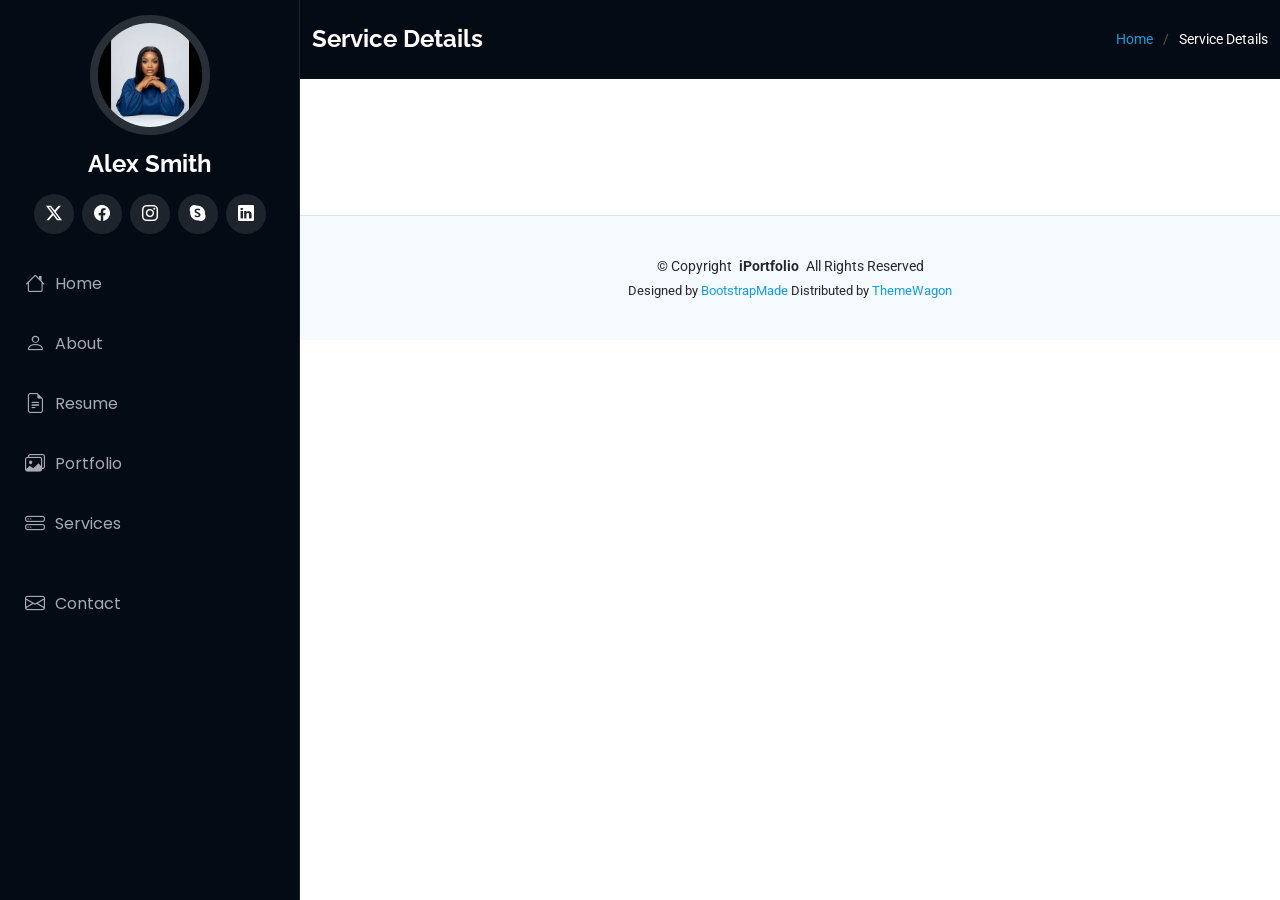
<file: service-details.html>
<!DOCTYPE html>
<html lang="en">

<head>
  <meta charset="utf-8">
  <meta content="width=device-width, initial-scale=1.0" name="viewport">
  <title>Service Details - iPortfolio Bootstrap Template</title>
  <meta content="" name="description">
  <meta content="" name="keywords">

  <!-- Favicons -->
  <link href="assets/img/favicon.png" rel="icon">
  <link href="assets/img/apple-touch-icon.png" rel="apple-touch-icon">

  <!-- Fonts -->
  <link href="https://fonts.googleapis.com" rel="preconnect">
  <link href="https://fonts.gstatic.com" rel="preconnect" crossorigin>
  <link href="https://fonts.googleapis.com/css2?family=Roboto:ital,wght@0,100;0,300;0,400;0,500;0,700;0,900;1,100;1,300;1,400;1,500;1,700;1,900&family=Poppins:ital,wght@0,100;0,200;0,300;0,400;0,500;0,600;0,700;0,800;0,900;1,100;1,200;1,300;1,400;1,500;1,600;1,700;1,800;1,900&family=Raleway:ital,wght@0,100;0,200;0,300;0,400;0,500;0,600;0,700;0,800;0,900;1,100;1,200;1,300;1,400;1,500;1,600;1,700;1,800;1,900&display=swap" rel="stylesheet">

  <!-- Vendor CSS Files -->
  <link href="assets/vendor/bootstrap/css/bootstrap.min.css" rel="stylesheet">
  <link href="assets/vendor/bootstrap-icons/bootstrap-icons.css" rel="stylesheet">
  <link href="assets/vendor/aos/aos.css" rel="stylesheet">
  <link href="assets/vendor/glightbox/css/glightbox.min.css" rel="stylesheet">
  <link href="assets/vendor/swiper/swiper-bundle.min.css" rel="stylesheet">

  <!-- Main CSS File -->
  <link href="assets/css/main.css" rel="stylesheet">

  <!-- =======================================================
  * Template Name: iPortfolio
  * Template URL: https://bootstrapmade.com/iportfolio-bootstrap-portfolio-websites-template/
  * Updated: Jun 29 2024 with Bootstrap v5.3.3
  * Author: BootstrapMade.com
  * License: https://bootstrapmade.com/license/
  ======================================================== -->
</head>

<body class="service-details-page">

  <header id="header" class="header dark-background d-flex flex-column">
    <i class="header-toggle d-xl-none bi bi-list"></i>

    <div class="profile-img">
      <img src="assets/img/my-profile-img.jpg" alt="" class="img-fluid rounded-circle">
    </div>

    <a href="index.html" class="logo d-flex align-items-center justify-content-center">
      <!-- Uncomment the line below if you also wish to use an image logo -->
      <!-- <img src="assets/img/logo.png" alt=""> -->
      <h1 class="sitename">Alex Smith</h1>
    </a>

    <div class="social-links text-center">
      <a href="#" class="twitter"><i class="bi bi-twitter-x"></i></a>
      <a href="#" class="facebook"><i class="bi bi-facebook"></i></a>
      <a href="#" class="instagram"><i class="bi bi-instagram"></i></a>
      <a href="#" class="google-plus"><i class="bi bi-skype"></i></a>
      <a href="#" class="linkedin"><i class="bi bi-linkedin"></i></a>
    </div>

    <nav id="navmenu" class="navmenu">
      <ul>
        <li><a href="#hero"><i class="bi bi-house navicon"></i>Home</a></li>
        <li><a href="#about"><i class="bi bi-person navicon"></i> About</a></li>
        <li><a href="#resume"><i class="bi bi-file-earmark-text navicon"></i> Resume</a></li>
        <li><a href="#portfolio"><i class="bi bi-images navicon"></i> Portfolio</a></li>
        <li><a href="#services"><i class="bi bi-hdd-stack navicon"></i> Services</a></li>
          <ul>
            
             
          </ul>
        </li>
        <li><a href="#contact"><i class="bi bi-envelope navicon"></i> Contact</a></li>
      </ul>
    </nav>

  </header>

  <main class="main">

    <!-- Page Title -->
    <div class="page-title dark-background">
      <div class="container d-lg-flex justify-content-between align-items-center">
        <h1 class="mb-2 mb-lg-0">Service Details</h1>
        <nav class="breadcrumbs">
          <ol>
            <li><a href="index.html">Home</a></li>
            <li class="current">Service Details</li>
          </ol>
        </nav>
      </div>
    </div><!-- End Page Title -->

    <!-- Service Details Section -->
    <section id="service-details" class="service-details section">

      <div class="container">

        <div class="row gy-4">

        

          
            </p>
          </div>

        </div>

      </div>

    </section><!-- /Service Details Section -->

  </main>

  <footer id="footer" class="footer position-relative light-background">

    <div class="container">
      <div class="copyright text-center ">
        <p>© <span>Copyright</span> <strong class="px-1 sitename">iPortfolio</strong> <span>All Rights Reserved</span></p>
      </div>
      <div class="credits">
        <!-- All the links in the footer should remain intact. -->
        <!-- You can delete the links only if you've purchased the pro version. -->
        <!-- Licensing information: https://bootstrapmade.com/license/ -->
        <!-- Purchase the pro version with working PHP/AJAX contact form: [buy-url] -->
        Designed by <a href="https://bootstrapmade.com/">BootstrapMade</a> Distributed by <a href="https://themewagon.com">ThemeWagon</a>
      </div>
    </div>

  </footer>

  <!-- Scroll Top -->
  <a href="#" id="scroll-top" class="scroll-top d-flex align-items-center justify-content-center"><i class="bi bi-arrow-up-short"></i></a>

  <!-- Preloader -->
  <div id="preloader"></div>

  <!-- Vendor JS Files -->
  <script src="assets/vendor/bootstrap/js/bootstrap.bundle.min.js"></script>
  <script src="assets/vendor/php-email-form/validate.js"></script>
  <script src="assets/vendor/aos/aos.js"></script>
  <script src="assets/vendor/typed.js/typed.umd.js"></script>
  <script src="assets/vendor/purecounter/purecounter_vanilla.js"></script>
  <script src="assets/vendor/waypoints/noframework.waypoints.js"></script>
  <script src="assets/vendor/glightbox/js/glightbox.min.js"></script>
  <script src="assets/vendor/imagesloaded/imagesloaded.pkgd.min.js"></script>
  <script src="assets/vendor/isotope-layout/isotope.pkgd.min.js"></script>
  <script src="assets/vendor/swiper/swiper-bundle.min.js"></script>

  <!-- Main JS File -->
  <script src="assets/js/main.js"></script>

</body>

</html>
</file>
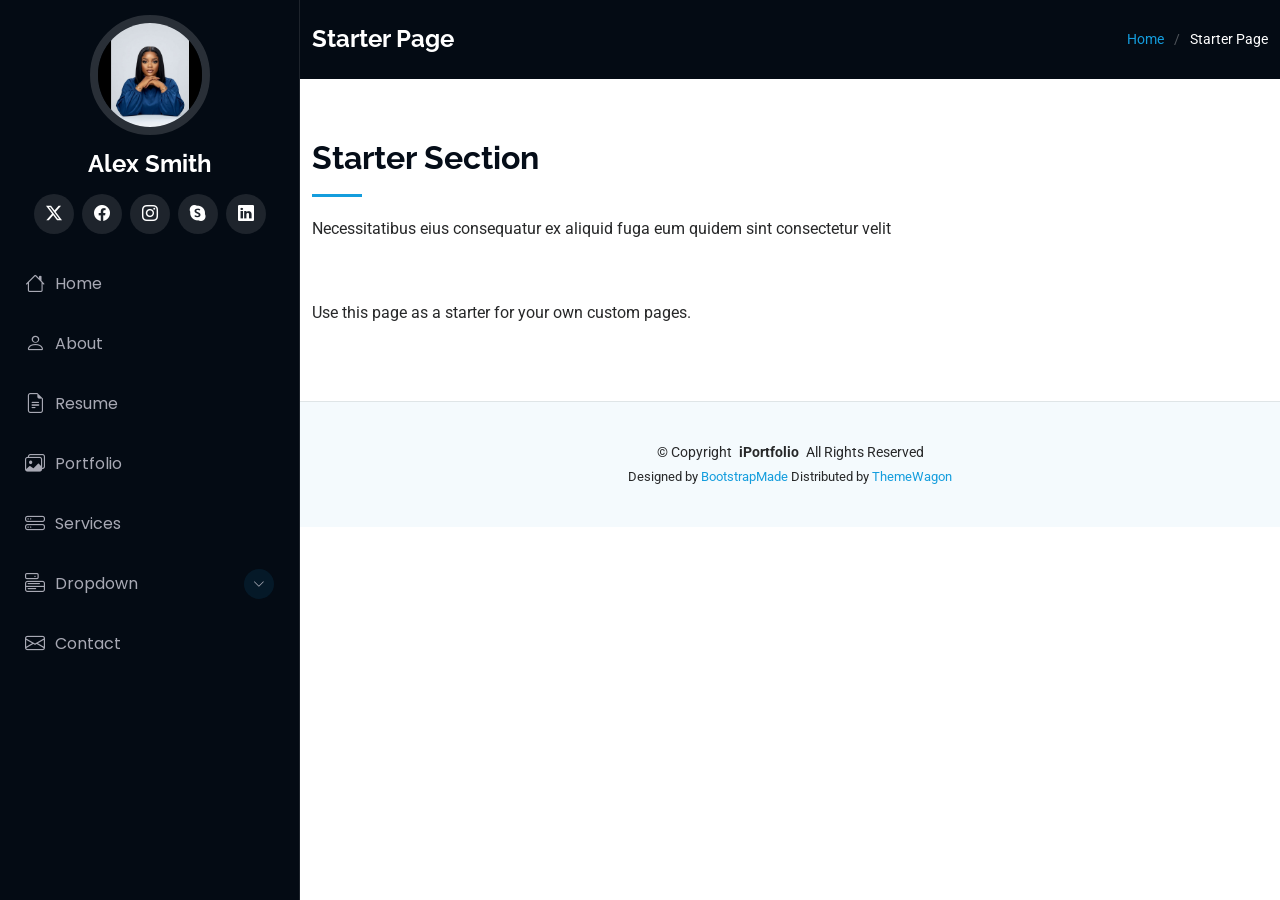
<file: starter-page.html>
<!DOCTYPE html>
<html lang="en">

<head>
  <meta charset="utf-8">
  <meta content="width=device-width, initial-scale=1.0" name="viewport">
  <title>Starter Page - iPortfolio Bootstrap Template</title>
  <meta content="" name="description">
  <meta content="" name="keywords">

  <!-- Favicons -->
  <link href="assets/img/favicon.png" rel="icon">
  <link href="assets/img/apple-touch-icon.png" rel="apple-touch-icon">

  <!-- Fonts -->
  <link href="https://fonts.googleapis.com" rel="preconnect">
  <link href="https://fonts.gstatic.com" rel="preconnect" crossorigin>
  <link href="https://fonts.googleapis.com/css2?family=Roboto:ital,wght@0,100;0,300;0,400;0,500;0,700;0,900;1,100;1,300;1,400;1,500;1,700;1,900&family=Poppins:ital,wght@0,100;0,200;0,300;0,400;0,500;0,600;0,700;0,800;0,900;1,100;1,200;1,300;1,400;1,500;1,600;1,700;1,800;1,900&family=Raleway:ital,wght@0,100;0,200;0,300;0,400;0,500;0,600;0,700;0,800;0,900;1,100;1,200;1,300;1,400;1,500;1,600;1,700;1,800;1,900&display=swap" rel="stylesheet">

  <!-- Vendor CSS Files -->
  <link href="assets/vendor/bootstrap/css/bootstrap.min.css" rel="stylesheet">
  <link href="assets/vendor/bootstrap-icons/bootstrap-icons.css" rel="stylesheet">
  <link href="assets/vendor/aos/aos.css" rel="stylesheet">
  <link href="assets/vendor/glightbox/css/glightbox.min.css" rel="stylesheet">
  <link href="assets/vendor/swiper/swiper-bundle.min.css" rel="stylesheet">

  <!-- Main CSS File -->
  <link href="assets/css/main.css" rel="stylesheet">

  <!-- =======================================================
  * Template Name: iPortfolio
  * Template URL: https://bootstrapmade.com/iportfolio-bootstrap-portfolio-websites-template/
  * Updated: Jun 29 2024 with Bootstrap v5.3.3
  * Author: BootstrapMade.com
  * License: https://bootstrapmade.com/license/
  ======================================================== -->
</head>

<body class="starter-page-page">

  <header id="header" class="header dark-background d-flex flex-column">
    <i class="header-toggle d-xl-none bi bi-list"></i>

    <div class="profile-img">
      <img src="assets/img/my-profile-img.jpg" alt="" class="img-fluid rounded-circle">
    </div>

    <a href="index.html" class="logo d-flex align-items-center justify-content-center">
      <!-- Uncomment the line below if you also wish to use an image logo -->
      <!-- <img src="assets/img/logo.png" alt=""> -->
      <h1 class="sitename">Alex Smith</h1>
    </a>

    <div class="social-links text-center">
      <a href="#" class="twitter"><i class="bi bi-twitter-x"></i></a>
      <a href="#" class="facebook"><i class="bi bi-facebook"></i></a>
      <a href="#" class="instagram"><i class="bi bi-instagram"></i></a>
      <a href="#" class="google-plus"><i class="bi bi-skype"></i></a>
      <a href="#" class="linkedin"><i class="bi bi-linkedin"></i></a>
    </div>

    <nav id="navmenu" class="navmenu">
      <ul>
        <li><a href="#hero"><i class="bi bi-house navicon"></i>Home</a></li>
        <li><a href="#about"><i class="bi bi-person navicon"></i> About</a></li>
        <li><a href="#resume"><i class="bi bi-file-earmark-text navicon"></i> Resume</a></li>
        <li><a href="#portfolio"><i class="bi bi-images navicon"></i> Portfolio</a></li>
        <li><a href="#services"><i class="bi bi-hdd-stack navicon"></i> Services</a></li>
        <li class="dropdown"><a href="#"><i class="bi bi-menu-button navicon"></i> <span>Dropdown</span> <i class="bi bi-chevron-down toggle-dropdown"></i></a>
          <ul>
            <li><a href="#">Dropdown 1</a></li>
            <li class="dropdown"><a href="#"><span>Deep Dropdown</span> <i class="bi bi-chevron-down toggle-dropdown"></i></a>
              <ul>
                <li><a href="#">Deep Dropdown 1</a></li>
                <li><a href="#">Deep Dropdown 2</a></li>
                <li><a href="#">Deep Dropdown 3</a></li>
                <li><a href="#">Deep Dropdown 4</a></li>
                <li><a href="#">Deep Dropdown 5</a></li>
              </ul>
            </li>
            <li><a href="#">Dropdown 2</a></li>
            <li><a href="#">Dropdown 3</a></li>
            <li><a href="#">Dropdown 4</a></li>
          </ul>
        </li>
        <li><a href="#contact"><i class="bi bi-envelope navicon"></i> Contact</a></li>
      </ul>
    </nav>

  </header>

  <main class="main">

    <!-- Page Title -->
    <div class="page-title dark-background">
      <div class="container d-lg-flex justify-content-between align-items-center">
        <h1 class="mb-2 mb-lg-0">Starter Page</h1>
        <nav class="breadcrumbs">
          <ol>
            <li><a href="index.html">Home</a></li>
            <li class="current">Starter Page</li>
          </ol>
        </nav>
      </div>
    </div><!-- End Page Title -->

    <!-- Starter Section Section -->
    <section id="starter-section" class="starter-section section">

      <!-- Section Title -->
      <div class="container section-title" data-aos="fade-up">
        <h2>Starter Section</h2>
        <p>Necessitatibus eius consequatur ex aliquid fuga eum quidem sint consectetur velit</p>
      </div><!-- End Section Title -->

      <div class="container" data-aos="fade-up">
        <p>Use this page as a starter for your own custom pages.</p>
      </div>

    </section><!-- /Starter Section Section -->

  </main>

  <footer id="footer" class="footer position-relative light-background">

    <div class="container">
      <div class="copyright text-center ">
        <p>© <span>Copyright</span> <strong class="px-1 sitename">iPortfolio</strong> <span>All Rights Reserved</span></p>
      </div>
      <div class="credits">
        <!-- All the links in the footer should remain intact. -->
        <!-- You can delete the links only if you've purchased the pro version. -->
        <!-- Licensing information: https://bootstrapmade.com/license/ -->
        <!-- Purchase the pro version with working PHP/AJAX contact form: [buy-url] -->
        Designed by <a href="https://bootstrapmade.com/">BootstrapMade</a> Distributed by <a href="https://themewagon.com">ThemeWagon</a>
      </div>
    </div>

  </footer>

  <!-- Scroll Top -->
  <a href="#" id="scroll-top" class="scroll-top d-flex align-items-center justify-content-center"><i class="bi bi-arrow-up-short"></i></a>

  <!-- Preloader -->
  <div id="preloader"></div>

  <!-- Vendor JS Files -->
  <script src="assets/vendor/bootstrap/js/bootstrap.bundle.min.js"></script>
  <script src="assets/vendor/php-email-form/validate.js"></script>
  <script src="assets/vendor/aos/aos.js"></script>
  <script src="assets/vendor/typed.js/typed.umd.js"></script>
  <script src="assets/vendor/purecounter/purecounter_vanilla.js"></script>
  <script src="assets/vendor/waypoints/noframework.waypoints.js"></script>
  <script src="assets/vendor/glightbox/js/glightbox.min.js"></script>
  <script src="assets/vendor/imagesloaded/imagesloaded.pkgd.min.js"></script>
  <script src="assets/vendor/isotope-layout/isotope.pkgd.min.js"></script>
  <script src="assets/vendor/swiper/swiper-bundle.min.js"></script>

  <!-- Main JS File -->
  <script src="assets/js/main.js"></script>

</body>

</html>
</file>
<file: assets/css/main.css>
/**
* Template Name: iPortfolio
* Template URL: https://bootstrapmade.com/iportfolio-bootstrap-portfolio-websites-template/
* Updated: Jun 29 2024 with Bootstrap v5.3.3
* Author: BootstrapMade.com
* License: https://bootstrapmade.com/license/
*/

/*--------------------------------------------------------------
# Font & Color Variables
# Help: https://bootstrapmade.com/color-system/
--------------------------------------------------------------*/
/* Fonts */
:root {
  --default-font: "Roboto",  system-ui, -apple-system, "Segoe UI", Roboto, "Helvetica Neue", Arial, "Noto Sans", "Liberation Sans", sans-serif, "Apple Color Emoji", "Segoe UI Emoji", "Segoe UI Symbol", "Noto Color Emoji";
  --heading-font: "Raleway",  sans-serif;
  --nav-font: "Poppins",  sans-serif;
}

/* Global Colors - The following color variables are used throughout the website. Updating them here will change the color scheme of the entire website */
:root { 
  --background-color: #ffffff; /* Background color for the entire website, including individual sections */
  --default-color: #272829; /* Default color used for the majority of the text content across the entire website */
  --heading-color: #050d18; /* Color for headings, subheadings and title throughout the website */
  --accent-color: #149ddd; /* Accent color that represents your brand on the website. It's used for buttons, links, and other elements that need to stand out */
  --surface-color: #ffffff; /* The surface color is used as a background of boxed elements within sections, such as cards, icon boxes, or other elements that require a visual separation from the global background. */
  --contrast-color: #ffffff; /* Contrast color for text, ensuring readability against backgrounds of accent, heading, or default colors. */
}

/* Nav Menu Colors - The following color variables are used specifically for the navigation menu. They are separate from the global colors to allow for more customization options */
:root {
  --nav-color: #a8a9b4;  /* The default color of the main navmenu links */
  --nav-hover-color: #ffffff; /* Applied to main navmenu links when they are hovered over or active */
  --nav-mobile-background-color: #040b14; /* Used as the background color for mobile navigation menu */
  --nav-dropdown-background-color: #040b14; /* Used as the background color for dropdown items that appear when hovering over primary navigation items */
  --nav-dropdown-color: #a8a9b4; /* Used for navigation links of the dropdown items in the navigation menu. */
  --nav-dropdown-hover-color: #ffffff; /* Similar to --nav-hover-color, this color is applied to dropdown navigation links when they are hovered over. */
}

/* Color Presets - These classes override global colors when applied to any section or element, providing reuse of the sam color scheme. */

.light-background {
  --background-color: #f4fafd;
  --surface-color: #ffffff;
}

.dark-background {
  --background-color: #040b14;
  --default-color: #ffffff;
  --heading-color: #ffffff;
  --surface-color: #151f2b;
  --contrast-color: #ffffff;
}

/* Smooth scroll */
:root {
  scroll-behavior: smooth;
}

/*--------------------------------------------------------------
# General Styling & Shared Classes
--------------------------------------------------------------*/
body {
  color: var(--default-color);
  background-color: var(--background-color);
  font-family: var(--default-font);
}

a {
  color: var(--accent-color);
  text-decoration: none;
  transition: 0.3s;
}

a:hover {
  color: color-mix(in srgb, var(--accent-color), transparent 25%);
  text-decoration: none;
}

h1,
h2,
h3,
h4,
h5,
h6 {
  color: var(--heading-color);
  font-family: var(--heading-font);
}

/* PHP Email Form Messages
------------------------------*/
.php-email-form .error-message {
  display: none;
  background: #df1529;
  color: #ffffff;
  text-align: left;
  padding: 15px;
  margin-bottom: 24px;
  font-weight: 600;
}

.php-email-form .sent-message {
  display: none;
  color: #ffffff;
  background: #059652;
  text-align: center;
  padding: 15px;
  margin-bottom: 24px;
  font-weight: 600;
}

.php-email-form .loading {
  display: none;
  background: var(--surface-color);
  text-align: center;
  padding: 15px;
  margin-bottom: 24px;
}

.php-email-form .loading:before {
  content: "";
  display: inline-block;
  border-radius: 50%;
  width: 24px;
  height: 24px;
  margin: 0 10px -6px 0;
  border: 3px solid var(--accent-color);
  border-top-color: var(--surface-color);
  animation: php-email-form-loading 1s linear infinite;
}

@keyframes php-email-form-loading {
  0% {
    transform: rotate(0deg);
  }

  100% {
    transform: rotate(360deg);
  }
}

/*--------------------------------------------------------------
# Global Header
--------------------------------------------------------------*/
.header {
  color: var(--default-color);
  background-color: var(--background-color);
  position: fixed;
  top: 0;
  left: 0;
  bottom: 0;
  padding: 0 15px;
  width: 300px;
  transition: all ease-in-out 0.3s;
  overflow-y: auto;
  z-index: 997;
  border-right: 1px solid color-mix(in srgb, var(--default-color), transparent 90%);
}

.header .profile-img img {
  margin: 15px auto;
  display: block;
  width: 120px;
  border: 8px solid color-mix(in srgb, var(--default-color), transparent 85%);
}

.header .logo {
  line-height: 1;
  margin-bottom: 15px;
}

.header .logo img {
  max-height: 32px;
  margin-right: 8px;
}

.header .logo h1 {
  font-size: 24px;
  margin: 0;
  font-weight: 700;
  color: var(--heading-color);
}

.header .social-links {
  margin: 0 0 20px 0;
}

.header .social-links a {
  font-size: 16px;
  display: inline-flex;
  align-items: center;
  justify-content: center;
  background: color-mix(in srgb, var(--default-color), transparent 90%);
  color: var(--default-color);
  margin: 0 2px;
  border-radius: 50%;
  text-align: center;
  width: 40px;
  height: 40px;
  transition: 0.3s;
}

.header .social-links a:hover {
  color: var(--contrast-color);
  background: var(--accent-color);
}

@media (min-width: 1200px) {

  .header~main,
  .header~#footer {
    margin-left: 300px;
  }
}

@media (max-width: 1199px) {
  .header {
    left: -100%;
  }
}

.header.header-show {
  left: 0;
}

.header .header-toggle {
  color: var(--contrast-color);
  background-color: var(--accent-color);
  font-size: 22px;
  display: flex;
  align-items: center;
  justify-content: center;
  width: 40px;
  height: 40px;
  border-radius: 50%;
  cursor: pointer;
  position: fixed;
  top: 15px;
  right: 15px;
  z-index: 9999;
  transition: background-color 0.3s;
}

.header .header-toggle:hover {
  color: var(--contrast-color);
  background-color: color-mix(in srgb, var(--accent-color) 90%, white 15%);
}

/*--------------------------------------------------------------
# Navigation Menu
--------------------------------------------------------------*/
.mobile-nav-toggle {
  display: none;
}

.navmenu {
  padding: 0;
  z-index: 9997;
}

.navmenu ul {
  list-style: none;
  padding: 0 0 20px 0;
  margin: 0;
}

.navmenu a,
.navmenu a:focus {
  color: var(--nav-color);
  padding: 15px 10px;
  font-family: var(--nav-font);
  font-size: 16px;
  font-weight: 400;
  display: flex;
  align-items: center;
  white-space: nowrap;
  transition: 0.3s;
  width: 100%;
}

.navmenu a .navicon,
.navmenu a:focus .navicon {
  font-size: 20px;
  margin-right: 10px;
}

.navmenu a .toggle-dropdown,
.navmenu a:focus .toggle-dropdown {
  font-size: 12px;
  line-height: 0;
  margin-left: auto;
  width: 30px;
  height: 30px;
  display: flex;
  align-items: center;
  justify-content: center;
  border-radius: 50%;
  transition: 0.3s;
  flex-shrink: 0;
  background-color: color-mix(in srgb, var(--accent-color), transparent 90%);
}

.navmenu a .toggle-dropdown:hover,
.navmenu a:focus .toggle-dropdown:hover {
  background-color: var(--accent-color);
  color: var(--contrast-color);
}

.navmenu a:hover,
.navmenu .active,
.navmenu .active:focus {
  color: var(--nav-hover-color);
}

.navmenu a:hover .navicon,
.navmenu .active .navicon,
.navmenu .active:focus .navicon {
  color: var(--accent-color);
}

.navmenu .active .toggle-dropdown,
.navmenu .active:focus .toggle-dropdown {
  background-color: var(--accent-color);
  color: var(--contrast-color);
  transform: rotate(180deg);
}

.navmenu .dropdown {
  display: block;
}

.navmenu .dropdown a,
.navmenu .dropdown a:focus {
  color: --nav-dropdown-color;
}

.navmenu .dropdown a:hover,
.navmenu .dropdown .active,
.navmenu .dropdown .active:focus {
  color: var(--nav-dropdown-hover-color);
}

.navmenu .dropdown ul {
  position: static;
  display: none;
  z-index: 99;
  padding: 5px 10px;
  margin: 5px 10px;
  background-color: var(--nav-dropdown-background-color);
  border: 1px solid color-mix(in srgb, var(--default-color), transparent 90%);
  box-shadow: none;
  transition: all 0.5s ease-in-out;
}

.navmenu .dropdown ul ul {
  background-color: rgba(33, 37, 41, 0.1);
}

.navmenu .dropdown>.dropdown-active {
  display: block;
  background-color: rgba(33, 37, 41, 0.03);
}

/*--------------------------------------------------------------
# Global Footer
--------------------------------------------------------------*/
.footer {
  color: var(--default-color);
  background-color: var(--background-color);
  font-size: 14px;
  padding: 40px 0;
  position: relative;
  border-top: 1px solid color-mix(in srgb, var(--default-color), transparent 90%);
}

.footer .copyright p {
  margin-bottom: 0;
}

.footer .credits {
  margin-top: 4px;
  font-size: 13px;
  text-align: center;
}

/*--------------------------------------------------------------
# Preloader
--------------------------------------------------------------*/
#preloader {
  position: fixed;
  inset: 0;
  z-index: 999999;
  overflow: hidden;
  background: var(--background-color);
  transition: all 0.6s ease-out;
}

#preloader:before {
  content: "";
  position: fixed;
  top: calc(50% - 30px);
  left: calc(50% - 30px);
  border: 6px solid #ffffff;
  border-color: var(--accent-color) transparent var(--accent-color) transparent;
  border-radius: 50%;
  width: 60px;
  height: 60px;
  animation: animate-preloader 1.5s linear infinite;
}

@keyframes animate-preloader {
  0% {
    transform: rotate(0deg);
  }

  100% {
    transform: rotate(360deg);
  }
}

/*--------------------------------------------------------------
# Scroll Top Button
--------------------------------------------------------------*/
.scroll-top {
  position: fixed;
  visibility: hidden;
  opacity: 0;
  right: 15px;
  bottom: -15px;
  z-index: 99999;
  background-color: var(--accent-color);
  width: 44px;
  height: 44px;
  border-radius: 50px;
  transition: all 0.4s;
}

.scroll-top i {
  font-size: 24px;
  color: var(--contrast-color);
  line-height: 0;
}

.scroll-top:hover {
  background-color: color-mix(in srgb, var(--accent-color), transparent 20%);
  color: var(--contrast-color);
}

.scroll-top.active {
  visibility: visible;
  opacity: 1;
  bottom: 15px;
}

/*--------------------------------------------------------------
# Disable aos animation delay on mobile devices
--------------------------------------------------------------*/
@media screen and (max-width: 768px) {
  [data-aos-delay] {
    transition-delay: 0 !important;
  }
}

/*--------------------------------------------------------------
# Global Page Titles & Breadcrumbs
--------------------------------------------------------------*/
.page-title {
  color: var(--default-color);
  background-color: var(--background-color);
  padding: 25px 0;
  position: relative;
}

.page-title h1 {
  font-size: 24px;
  font-weight: 700;
}

.page-title .breadcrumbs ol {
  display: flex;
  flex-wrap: wrap;
  list-style: none;
  padding: 0;
  margin: 0;
  font-size: 14px;
  font-weight: 400;
}

.page-title .breadcrumbs ol li+li {
  padding-left: 10px;
}

.page-title .breadcrumbs ol li+li::before {
  content: "/";
  display: inline-block;
  padding-right: 10px;
  color: color-mix(in srgb, var(--default-color), transparent 70%);
}

/*--------------------------------------------------------------
# Global Sections
--------------------------------------------------------------*/
section,
.section {
  color: var(--default-color);
  background-color: var(--background-color);
  padding: 60px 0;
  overflow: clip;
}

/*--------------------------------------------------------------
# Global Section Titles
--------------------------------------------------------------*/
.section-title {
  padding-bottom: 60px;
  position: relative;
}

.section-title h2 {
  font-size: 32px;
  font-weight: 700;
  margin-bottom: 20px;
  padding-bottom: 20px;
  position: relative;
}

.section-title h2:after {
  content: "";
  position: absolute;
  display: block;
  width: 50px;
  height: 3px;
  background: var(--accent-color);
  left: 0;
  bottom: 0;
}

.section-title p {
  margin-bottom: 0;
}

/*--------------------------------------------------------------
# Hero Section
--------------------------------------------------------------*/
.hero {
  width: 100%;
  min-height: 100vh;
  position: relative;
  padding: 80px 0;
  display: flex;
  align-items: center;
  justify-content: center;
}

.hero img {
  position: absolute;
  inset: 0;
  display: block;
  width: 100%;
  height: 100%;
  object-fit: cover;
  z-index: 1;
}

.hero:before {
  content: "";
  background: color-mix(in srgb, var(--background-color), transparent 70%);
  position: absolute;
  inset: 0;
  z-index: 2;
}

.hero .container {
  position: relative;
  z-index: 3;
}

.hero h2 {
  margin: 0;
  font-size: 64px;
  font-weight: 700;
}

.hero p {
  margin: 5px 0 0 0;
  font-size: 26px;
}

.hero p span {
  letter-spacing: 1px;
  border-bottom: 2px solid var(--accent-color);
}

.hero .social-links {
  margin-top: 25px;
}

.hero .social-links a {
  font-size: 24px;
  display: inline-block;
  color: color-mix(in srgb, var(--default-color), transparent 50%);
  line-height: 1;
  margin-right: 20px;
  transition: 0.3s;
}

.hero .social-links a:hover {
  color: var(--accent-color);
}

@media (max-width: 768px) {
  .hero h2 {
    font-size: 32px;
  }

  .hero p {
    font-size: 20px;
  }
}

/*--------------------------------------------------------------
# About Section
--------------------------------------------------------------*/
.about .content h2 {
  font-weight: 700;
  font-size: 24px;
}

.about .content ul {
  list-style: none;
  padding: 0;
}

.about .content ul li {
  margin-bottom: 20px;
  display: flex;
  align-items: center;
}

.about .content ul strong {
  margin-right: 10px;
}

.about .content ul i {
  font-size: 16px;
  margin-right: 5px;
  color: var(--accent-color);
  line-height: 0;
}

/*--------------------------------------------------------------
# Stats Section
--------------------------------------------------------------*/
.stats .stats-item {
  padding: 30px;
  width: 100%;
}

.stats .stats-item i {
  color: var(--accent-color);
  display: block;
  font-size: 44px;
  float: left;
  line-height: 0;
}

.stats .stats-item .purecounter {
  color: var(--heading-color);
  font-size: 48px;
  line-height: 40px;
  display: block;
  font-weight: 700;
  margin-left: 60px;
}

.stats .stats-item p {
  color: color-mix(in srgb, var(--default-color), transparent 40%);
  padding: 15px 0 0 0;
  margin: 0 0 0 60px;
  font-family: var(--heading-font);
  font-size: 14px;
}

/*--------------------------------------------------------------
# Skills Section
--------------------------------------------------------------*/
.skills .progress {
  height: 60px;
  display: block;
  background: none;
  border-radius: 0;
}

.skills .progress .skill {
  color: var(--heading-color);
  padding: 0;
  margin: 0 0 6px 0;
  text-transform: uppercase;
  display: block;
  font-weight: 600;
  font-family: var(--heading-font);
}

.skills .progress .skill .val {
  float: right;
  font-style: normal;
}

.skills .progress-bar-wrap {
  background: color-mix(in srgb, var(--default-color), transparent 90%);
  height: 10px;
}

.skills .progress-bar {
  width: 1px;
  height: 10px;
  transition: 0.9s;
  background-color: var(--accent-color);
}

/*--------------------------------------------------------------
# Resume Section
--------------------------------------------------------------*/
.resume .resume-title {
  color: var(--heading-color);
  font-size: 26px;
  font-weight: 700;
  margin-top: 20px;
  margin-bottom: 20px;
}

.resume .resume-item {
  padding: 0 0 20px 20px;
  margin-top: -2px;
  border-left: 2px solid var(--accent-color);
  position: relative;
}

.resume .resume-item h4 {
  line-height: 18px;
  font-size: 18px;
  font-weight: 600;
  text-transform: uppercase;
  color: color-mix(in srgb, var(--default-color), transparent 20%);
  margin-bottom: 10px;
}

.resume .resume-item h5 {
  font-size: 16px;
  padding: 5px 15px;
  display: inline-block;
  font-weight: 600;
  margin-bottom: 10px;
}

.resume .resume-item ul {
  padding-left: 20px;
}

.resume .resume-item ul li {
  padding-bottom: 10px;
}

.resume .resume-item:last-child {
  padding-bottom: 0;
}

.resume .resume-item::before {
  content: "";
  position: absolute;
  width: 16px;
  height: 16px;
  border-radius: 50px;
  left: -9px;
  top: 0;
  background: var(--background-color);
  border: 2px solid var(--accent-color);
}

/*--------------------------------------------------------------
# Portfolio Section
--------------------------------------------------------------*/
.portfolio .portfolio-filters {
  padding: 0;
  margin: 0 auto 20px auto;
  list-style: none;
  text-align: center;
}

.portfolio .portfolio-filters li {
  cursor: pointer;
  display: inline-block;
  padding: 0;
  font-size: 14px;
  font-weight: 400;
  margin: 0 10px;
  line-height: 1;
  text-transform: uppercase;
  margin-bottom: 10px;
  transition: all 0.3s ease-in-out;
}

.portfolio .portfolio-filters li:hover,
.portfolio .portfolio-filters li.filter-active {
  color: var(--accent-color);
}

.portfolio .portfolio-filters li:first-child {
  margin-left: 0;
}

.portfolio .portfolio-filters li:last-child {
  margin-right: 0;
}

@media (max-width: 575px) {
  .portfolio .portfolio-filters li {
    font-size: 14px;
    margin: 0 5px;
  }
}

.portfolio .portfolio-content {
  position: relative;
  overflow: hidden;
}

.portfolio .portfolio-content img {
  transition: 0.3s;
}

.portfolio .portfolio-content .portfolio-info {
  opacity: 0;
  position: absolute;
  inset: 0;
  z-index: 3;
  transition: all ease-in-out 0.3s;
  background: rgba(0, 0, 0, 0.6);
  padding: 15px;
}

.portfolio .portfolio-content .portfolio-info h4 {
  font-size: 14px;
  padding: 5px 10px;
  font-weight: 400;
  color: #ffffff;
  display: inline-block;
  background-color: var(--accent-color);
}

.portfolio .portfolio-content .portfolio-info p {
  position: absolute;
  bottom: 10px;
  text-align: center;
  display: inline-block;
  left: 0;
  right: 0;
  font-size: 16px;
  font-weight: 600;
  color: rgba(255, 255, 255, 0.8);
}

.portfolio .portfolio-content .portfolio-info .preview-link,
.portfolio .portfolio-content .portfolio-info .details-link {
  position: absolute;
  left: calc(50% - 40px);
  font-size: 26px;
  top: calc(50% - 14px);
  color: #fff;
  transition: 0.3s;
  line-height: 1.2;
}

.portfolio .portfolio-content .portfolio-info .preview-link:hover,
.portfolio .portfolio-content .portfolio-info .details-link:hover {
  color: var(--accent-color);
}

.portfolio .portfolio-content .portfolio-info .details-link {
  left: 50%;
  font-size: 34px;
  line-height: 0;
}

.portfolio .portfolio-content:hover .portfolio-info {
  opacity: 1;
}

.portfolio .portfolio-content:hover img {
  transform: scale(1.1);
}

/*--------------------------------------------------------------
# Services Section
--------------------------------------------------------------*/
.services .service-item {
  position: relative;
}

.services .service-item .icon {
  background: var(--accent-color);
  display: flex;
  align-items: center;
  justify-content: center;
  width: 54px;
  height: 54px;
  border-radius: 50%;
  transition: 0.5s;
  border: 1px solid var(--accent-color);
  margin-right: 20px;
}

.services .service-item .icon i {
  color: var(--contrast-color);
  font-size: 24px;
  line-height: 0;
}

.services .service-item:hover .icon {
  background: var(--surface-color);
}

.services .service-item:hover .icon i {
  color: var(--accent-color);
}

.services .service-item .title {
  font-weight: 700;
  margin-bottom: 15px;
  font-size: 18px;
}

.services .service-item .title a {
  color: var(--heading-color);
}

.services .service-item .title a:hover {
  color: var(--accent-color);
}

.services .service-item .description {
  line-height: 24px;
  font-size: 14px;
}

/*--------------------------------------------------------------
# Testimonials Section
--------------------------------------------------------------*/
.testimonials .testimonials-carousel,
.testimonials .testimonials-slider {
  overflow: hidden;
}

.testimonials .testimonial-item {
  box-sizing: content-box;
  text-align: center;
  min-height: 320px;
}

.testimonials .testimonial-item .testimonial-img {
  width: 90px;
  border-radius: 50%;
  margin: 0 auto;
}

.testimonials .testimonial-item h3 {
  font-size: 18px;
  font-weight: bold;
  margin: 10px 0 5px 0;
}

.testimonials .testimonial-item h4 {
  font-size: 14px;
  color: color-mix(in srgb, var(--default-color), transparent 20%);
  margin: 0;
}

.testimonials .testimonial-item .quote-icon-left,
.testimonials .testimonial-item .quote-icon-right {
  color: color-mix(in srgb, var(--accent-color), transparent 40%);
  font-size: 26px;
  line-height: 0;
}

.testimonials .testimonial-item .quote-icon-left {
  display: inline-block;
  left: -5px;
  position: relative;
}

.testimonials .testimonial-item .quote-icon-right {
  display: inline-block;
  right: -5px;
  position: relative;
  top: 10px;
  transform: scale(-1, -1);
}

.testimonials .testimonial-item p {
  font-style: italic;
  margin: 0 15px 15px 15px;
  padding: 20px;
  background-color: transparent;
  position: relative;
  margin-bottom: 35px;
  border-radius: 6px;
  box-shadow:   none;
}

.testimonials .testimonial-item p::after {
  content: none;
  width: 0;
  height: 0;
  border-top: 20px solid var(--surface-color);
  border-right: 20px solid transparent;
  border-left: 20px solid transparent;
  position: absolute;
  bottom: -20px;
  left: calc(50% - 20px);
}

.testimonials .swiper-wrapper {
  height: auto;
}

.testimonials .swiper-pagination {
  margin-top: 40px;
  position: relative;
}

.testimonials .swiper-pagination .swiper-pagination-bullet {
  width: 12px;
  height: 12px;
  background-color: transparent;
  opacity: 1;
  border: 1px solid var(--accent-color);
}

.testimonials .swiper-pagination .swiper-pagination-bullet-active {
  background-color: transparent;
}

/*--------------------------------------------------------------
# Contact Section
--------------------------------------------------------------*/
.contact .info-wrap {
  background-color: var(--surface-color);
  box-shadow: 0px 0px 20px rgba(0, 0, 0, 0.1);
  padding: 30px;
}

@media (max-width: 575px) {
  .contact .info-wrap {
    padding: 20px;
  }
}

.contact .info-item {
  margin-bottom: 40px;
}

.contact .info-item i {
  font-size: 20px;
  color: var(--accent-color);
  background: color-mix(in srgb, var(--accent-color), transparent 92%);
  width: 44px;
  height: 44px;
  display: flex;
  justify-content: center;
  align-items: center;
  border-radius: 50px;
  transition: all 0.3s ease-in-out;
  margin-right: 15px;
}

.contact .info-item h3 {
  padding: 0;
  font-size: 18px;
  font-weight: 700;
  margin-bottom: 5px;
}

.contact .info-item p {
  padding: 0;
  margin-bottom: 0;
  font-size: 14px;
}

.contact .info-item:hover i {
  background: var(--accent-color);
  color: var(--contrast-color);
}

.contact .php-email-form {
  background-color: var(--surface-color);
  height: 100%;
  padding: 30px;
  box-shadow: 0px 0px 20px rgba(0, 0, 0, 0.1);
}

@media (max-width: 575px) {
  .contact .php-email-form {
    padding: 20px;
  }
}

.contact .php-email-form input[type=text],
.contact .php-email-form input[type=email],
.contact .php-email-form textarea {
  font-size: 14px;
  padding: 10px 15px;
  box-shadow: none;
  border-radius: 0;
  color: var(--default-color);
  background-color: var(--surface-color);
  border-color: color-mix(in srgb, var(--default-color), transparent 80%);
}

.contact .php-email-form input[type=text]:focus,
.contact .php-email-form input[type=email]:focus,
.contact .php-email-form textarea:focus {
  border-color: var(--accent-color);
}

.contact .php-email-form input[type=text]::placeholder,
.contact .php-email-form input[type=email]::placeholder,
.contact .php-email-form textarea::placeholder {
  color: color-mix(in srgb, var(--default-color), transparent 70%);
}

.contact .php-email-form button[type=submit] {
  color: var(--contrast-color);
  background: var(--accent-color);
  border: 0;
  padding: 10px 30px;
  transition: 0.4s;
  border-radius: 50px;
}

.contact .php-email-form button[type=submit]:hover {
  background: color-mix(in srgb, var(--accent-color), transparent 25%);
}

/*--------------------------------------------------------------
# Portfolio Details Section
--------------------------------------------------------------*/
.portfolio-details .portfolio-details-slider img {
  width: 100%;
}

.portfolio-details .portfolio-details-slider .swiper-pagination {
  margin-top: 20px;
  position: relative;
}

.portfolio-details .portfolio-details-slider .swiper-pagination .swiper-pagination-bullet {
  width: 12px;
  height: 12px;
  background-color: color-mix(in srgb, var(--default-color), transparent 85%);
  opacity: 1;
}

.portfolio-details .portfolio-details-slider .swiper-pagination .swiper-pagination-bullet-active {
  background-color: var(--accent-color);
}

.portfolio-details .portfolio-info {
  padding: 30px;
  box-shadow: 0px 0 30px rgba(0, 0, 0, 0.1);
}

.portfolio-details .portfolio-info h3 {
  font-size: 22px;
  font-weight: 700;
  margin-bottom: 20px;
  padding-bottom: 20px;
  border-bottom: 1px solid color-mix(in srgb, var(--default-color), transparent 85%);
}

.portfolio-details .portfolio-info ul {
  list-style: none;
  padding: 0;
  font-size: 15px;
}

.portfolio-details .portfolio-info ul li+li {
  margin-top: 10px;
}

.portfolio-details .portfolio-description {
  padding-top: 30px;
}

.portfolio-details .portfolio-description h2 {
  font-size: 26px;
  font-weight: 700;
  margin-bottom: 20px;
}

.portfolio-details .portfolio-description p {
  padding: 0;
  color: color-mix(in srgb, var(--default-color), transparent 30%);
}

/*--------------------------------------------------------------
# Service Details Section
--------------------------------------------------------------*/
.service-details .services-list {
  padding: 10px 30px;
  border: 1px solid color-mix(in srgb, var(--default-color), transparent 90%);
  margin-bottom: 20px;
}

.service-details .services-list a {
  display: block;
  line-height: 1;
  padding: 8px 0 8px 15px;
  border-left: 3px solid color-mix(in srgb, var(--default-color), transparent 70%);
  margin: 20px 0;
  color: color-mix(in srgb, var(--default-color), transparent 20%);
  transition: 0.3s;
}

.service-details .services-list a.active {
  color: var(--heading-color);
  font-weight: 700;
  border-color: var(--accent-color);
}

.service-details .services-list a:hover {
  border-color: var(--accent-color);
}

.service-details .services-img {
  margin-bottom: 20px;
}

.service-details h3 {
  font-size: 26px;
  font-weight: 700;
}

.service-details h4 {
  font-size: 20px;
  font-weight: 700;
}

.service-details p {
  font-size: 15px;
}

.service-details ul {
  list-style: none;
  padding: 0;
  font-size: 15px;
}

.service-details ul li {
  padding: 5px 0;
  display: flex;
  align-items: center;
}

.service-details ul i {
  font-size: 20px;
  margin-right: 8px;
  color: var(--accent-color);
}

/*--------------------------------------------------------------
# Starter Section Section
--------------------------------------------------------------*/
.starter-section {
  /* Add your styles here */
}
</file>
